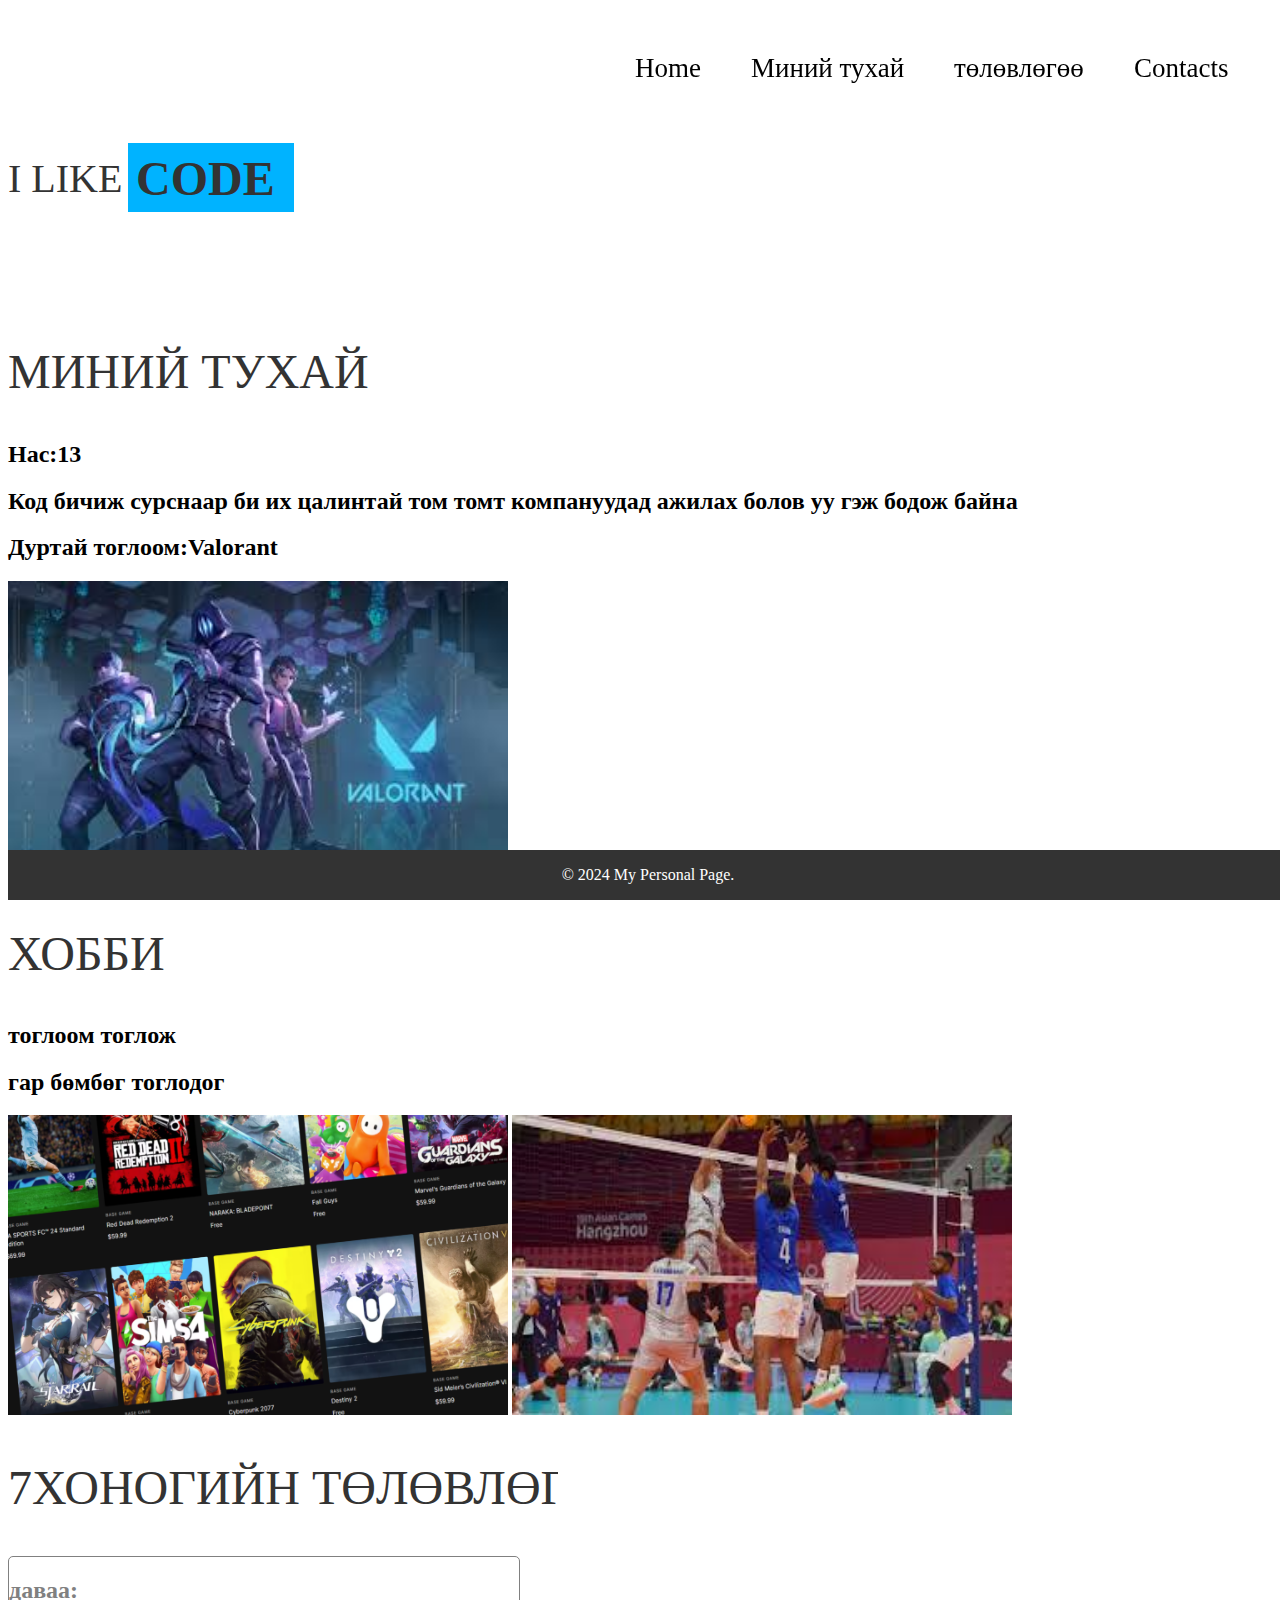
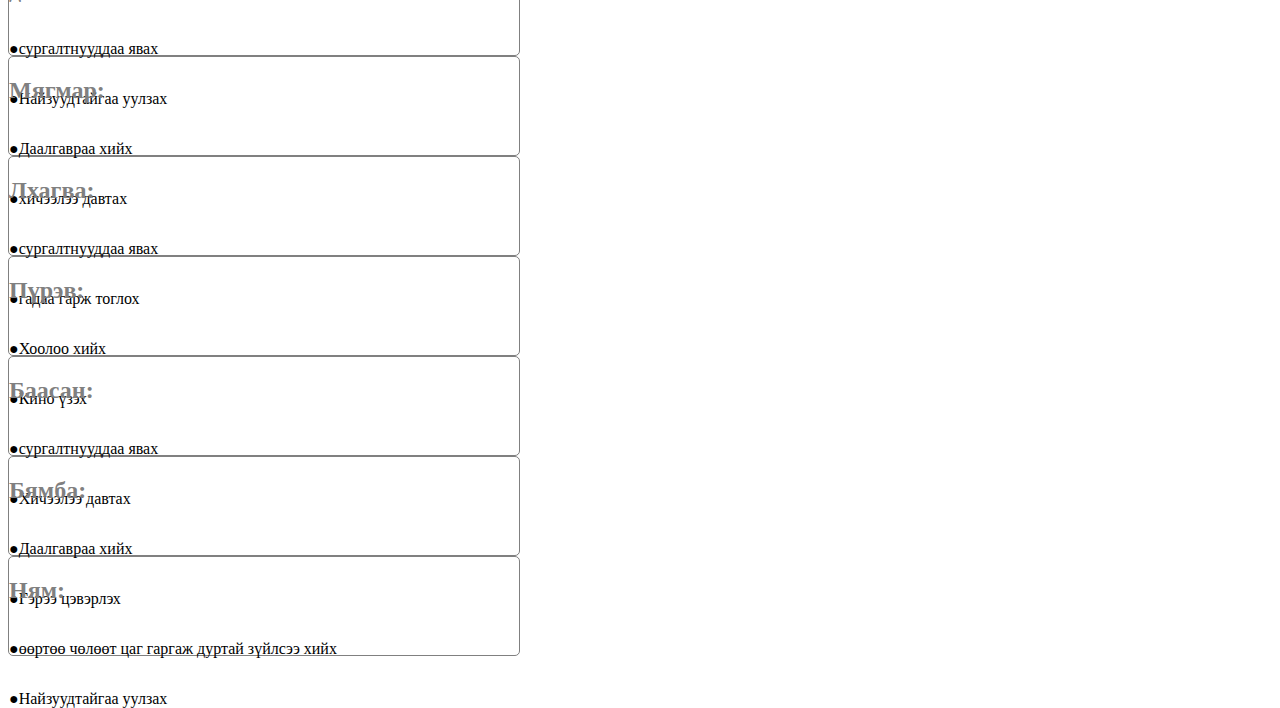
<file: index.html>
<!DOCTYPE html>
<html lang="en">
  <head>
    <meta charset="UTF-8" />
    <meta name="viewport" content="width=device-width, initial-scale=1.0" />
    <link rel="stylesheet" href="style.css" />
    <link rel="stylesheet" href="codely/intro/intro.css" />
    <link rel="stylesheet" href="codely/hover/hover.css" />

    <title>My_Page</title>
  </head>
  <body>
    <header>
      <a href="#home" class="hvr-underline-from-center">Home</a>
      <a href="#about" class="hvr-underline-from-center">Миний тухай</a>
      <a href="#plan" class="hvr-underline-from-center">төлөвлөгөө</a>
      <a href="#contacts" class="hvr-underline-from-center">Contacts</a>
    </header>
    <div class="intro">
      <h1>
        <span>I like</span>
        <div class="message">
          <div class="word">code</div>
          <div class="word">game</div>
          <div class="word">sport</div>
        </div>
      </h1>
    </div>

    <main>

      <h1 id="about">Миний тухай</h1>
      <h2>Нас:13</h2>
      <h2>
        Код бичиж сурснаар би их цалинтай том томт компануудад ажилах болов уу
        гэж бодож байна
      </h2>
      <h2>Дуртай тоглоом:Valorant</h2>
      <img src="Hicell4/download.jpg" alt="Valorant" width=>
      <h1 id="hobby">Хобби</h1>
      <h2>тоглоом тоглож</h2>
      <h2>гар бөмбөг тоглодог</h2>
      <img src="Hicell4/9xBT864XC3j5wcZRPgQapa-1200-80.png" alt="" />
      <img src="Hicell4/images.jpg" alt="" />
      <h1 id="plan">7хоногийн төлөвлөгөө</h1>
      <div class="Monday">
        <h2>даваа:</h2>
        <p>●сургалтнууддаа явах</p>
        <p>●Найзуудтайгаа уулзах</p>
      </div>

      <div class="Monday">
        <h2>Мягмар:</h2>
        <p>●Даалгавраа хийх</p>
        <p>●хичээлээ давтах</p>
      </div>

      <div class="Monday">
        <h2>Лхагва:</h2>
        <p>●сургалтнууддаа явах</p>
        <p>●гадаа гарж тоглох</p>
      </div>

      <div class="Monday">
        <h2>Пүрэв:</h2>
        <p>●Хоолоо хийх</p>
        <p>●Кино үзэх</p>
      </div>

      <div class="Monday">
        <h2>Баасан:</h2>
        <p>●сургалтнууддаа явах</p>
        <p>●Хичээлээ давтах</p>
      </div>

      <div class="Monday">
        <h2>Бямба:</h2>
        <p>●Даалгавраа хийх</p>
        <p>●Гэрээ цэвэрлэх</p>
      </div>
      <div class="Monday">
        <h2>Ням:</h2>
        <p>●өөртөө чөлөөт цаг гаргаж дуртай зүйлсээ хийх</p>
        <p>●Найзуудтайгаа уулзах</p>
      </div>
    </main>

    <footer>
      <p>&copy; 2024 My Personal Page.</p>
    </footer>
  </body>
</html>
</file>
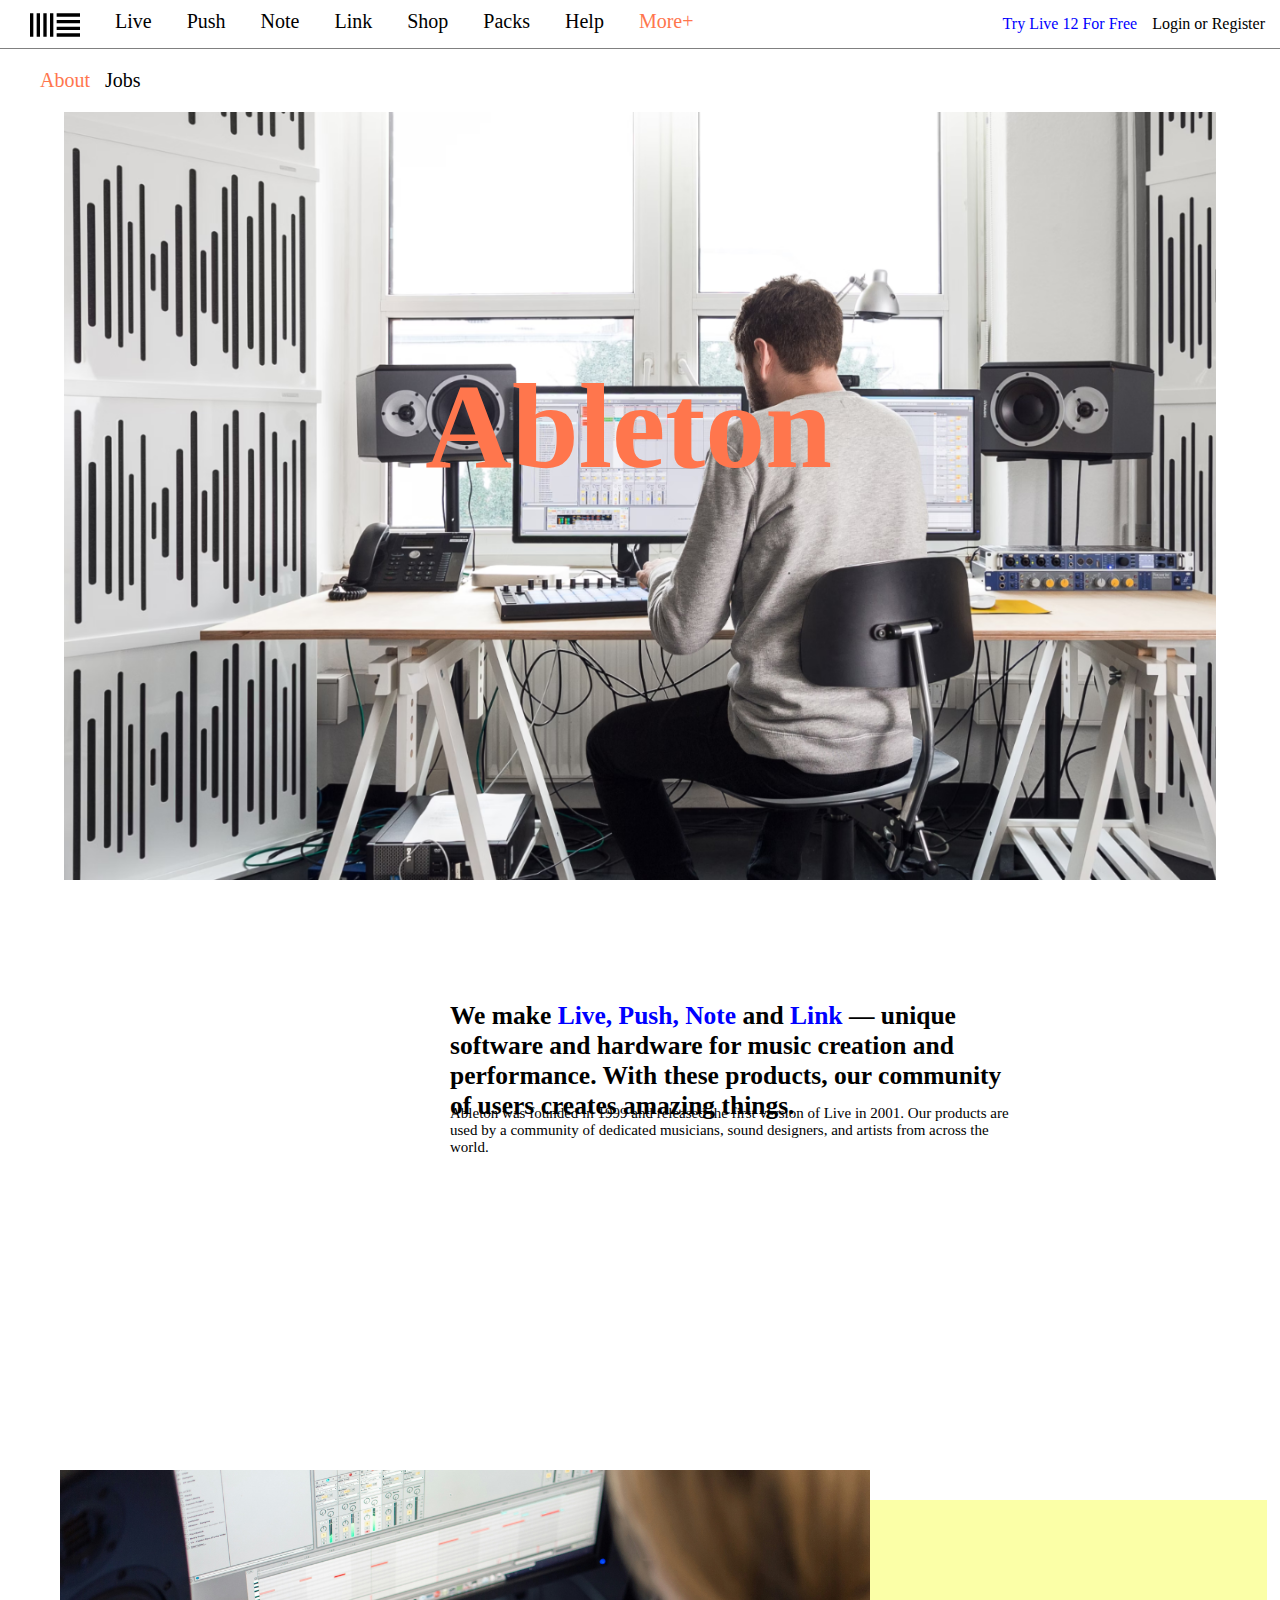
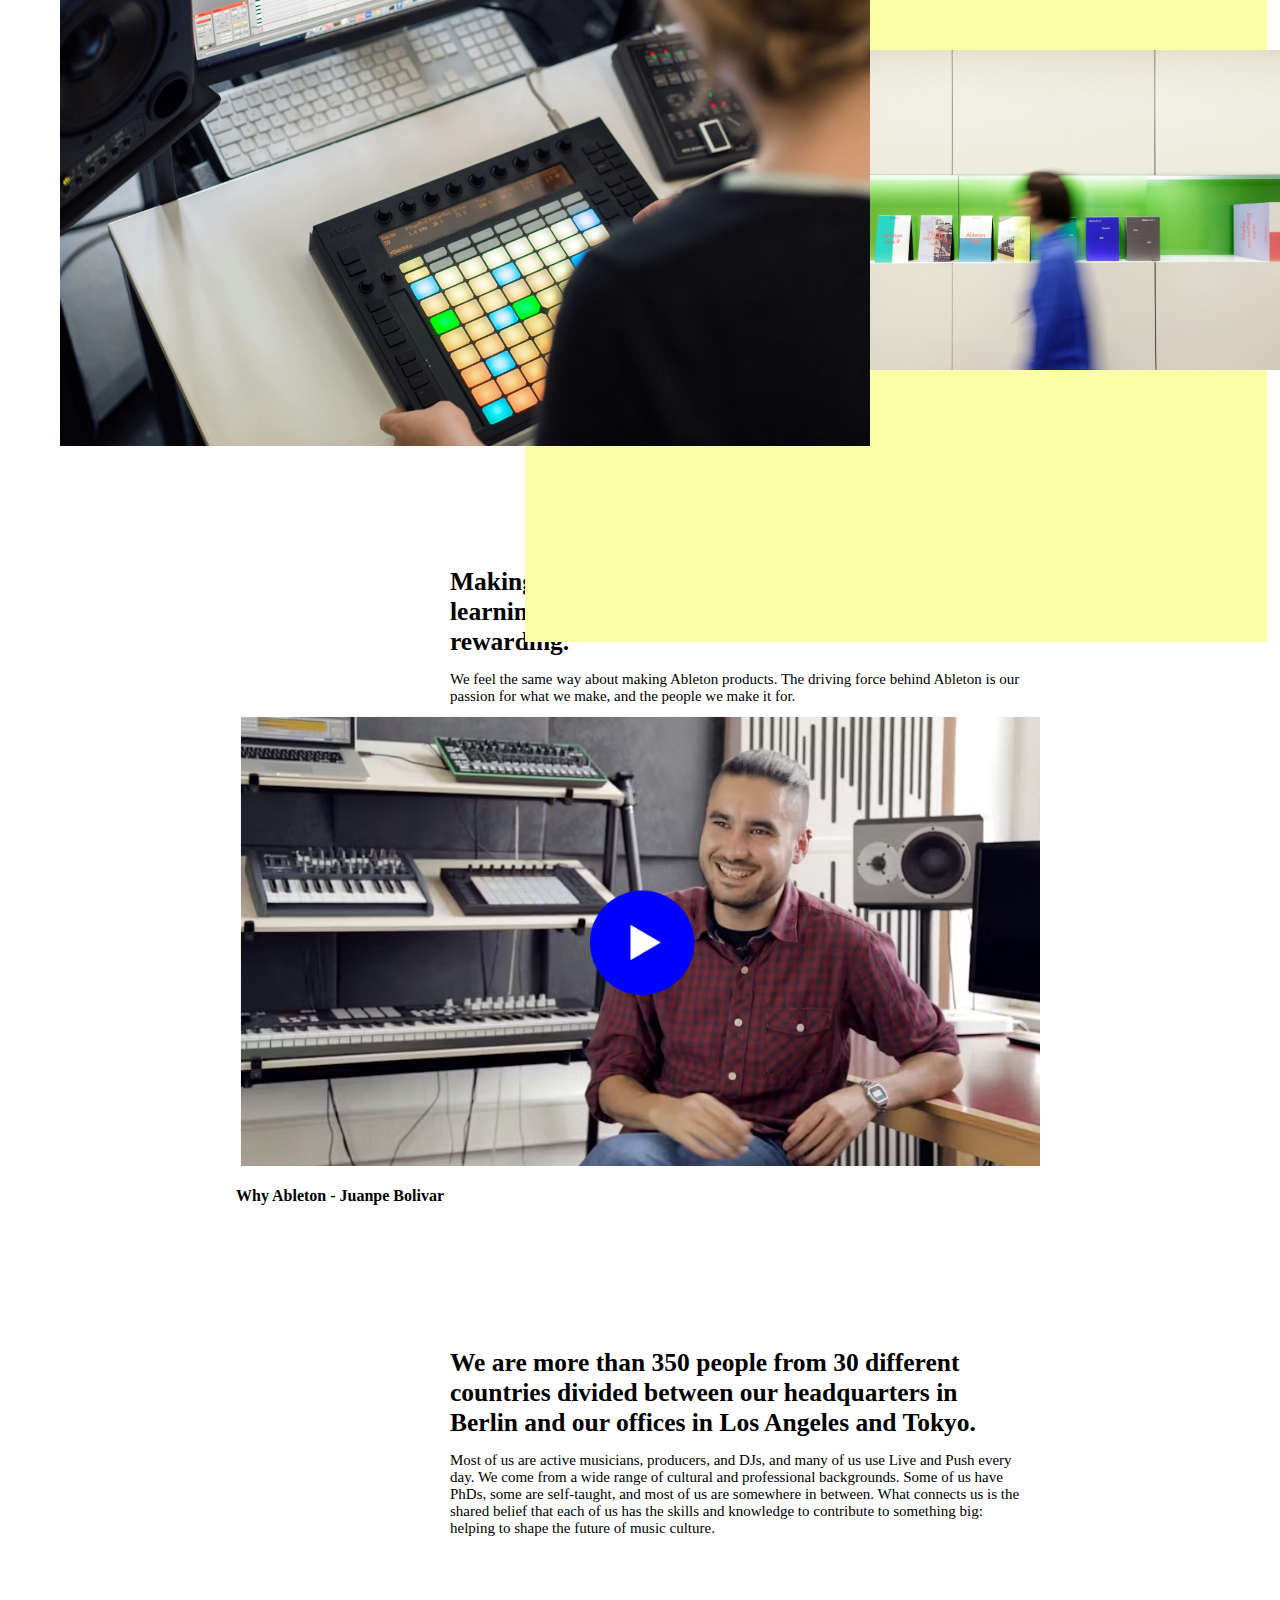
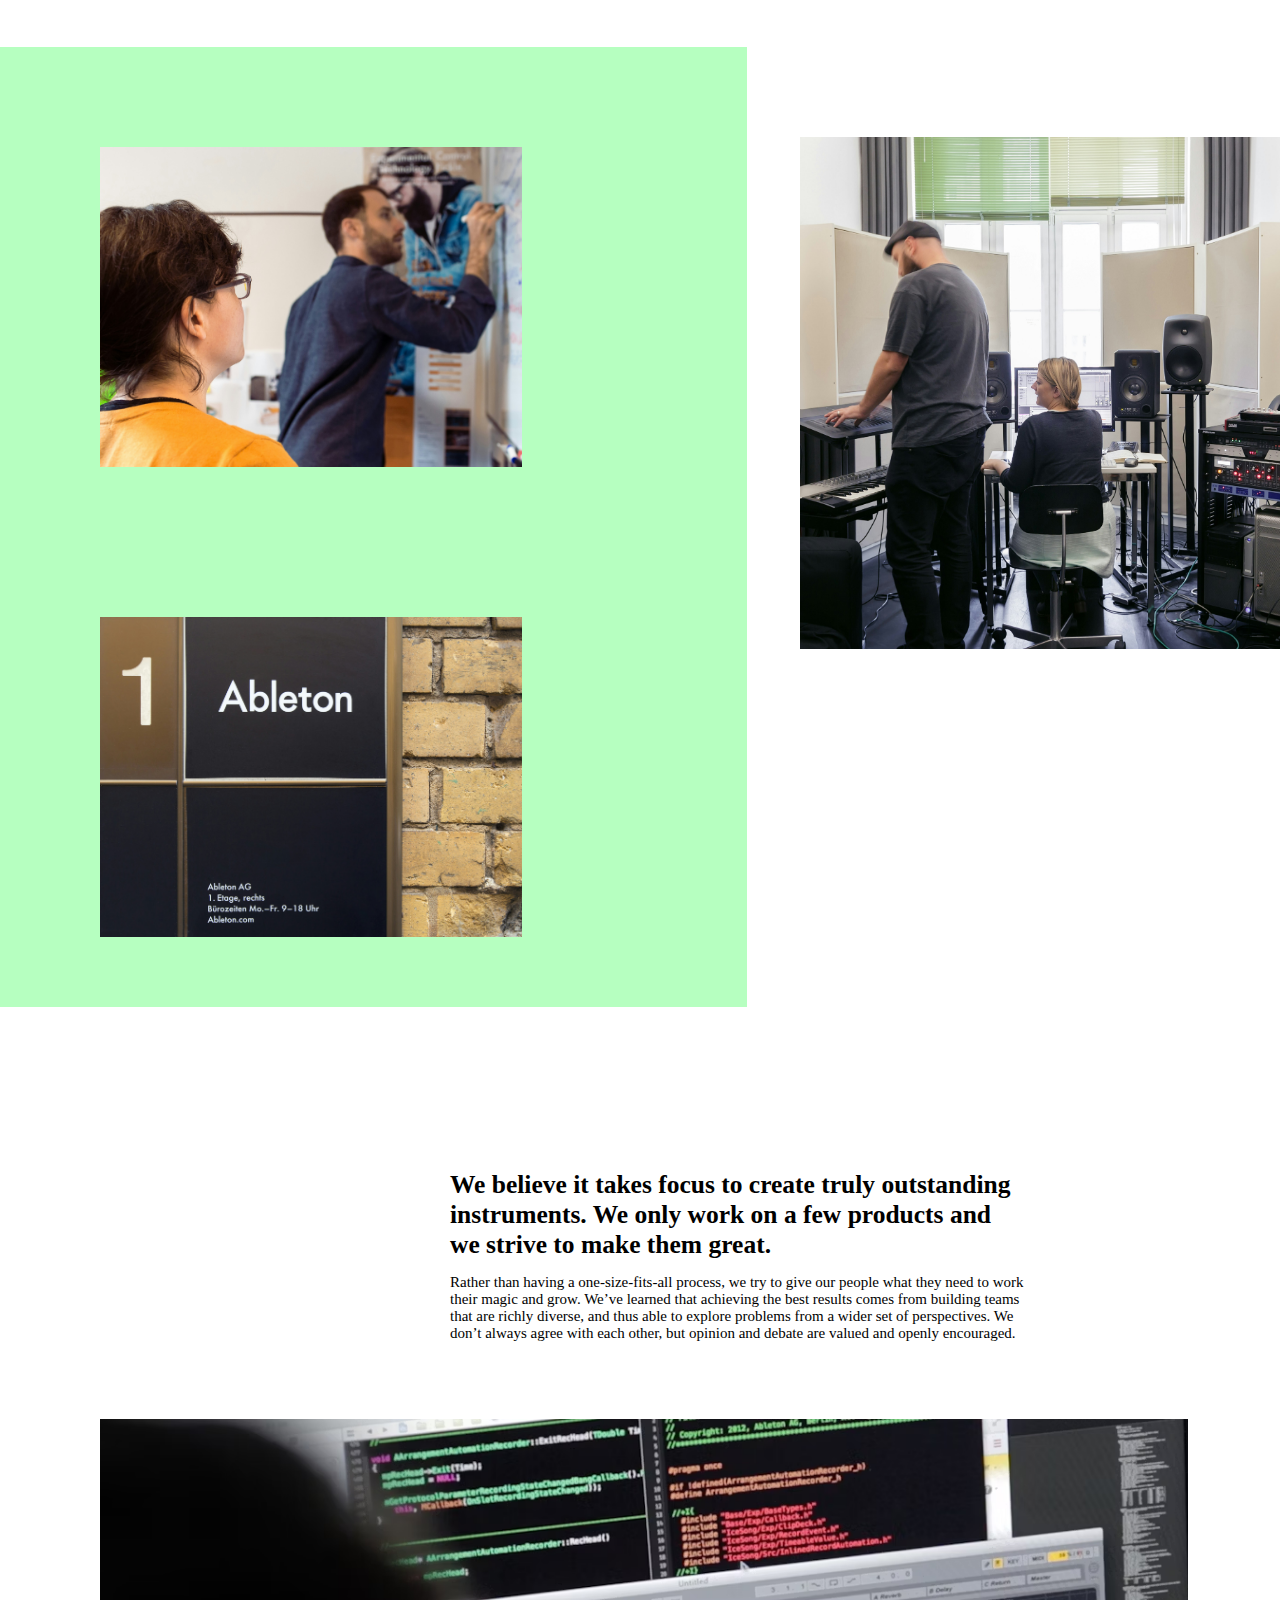
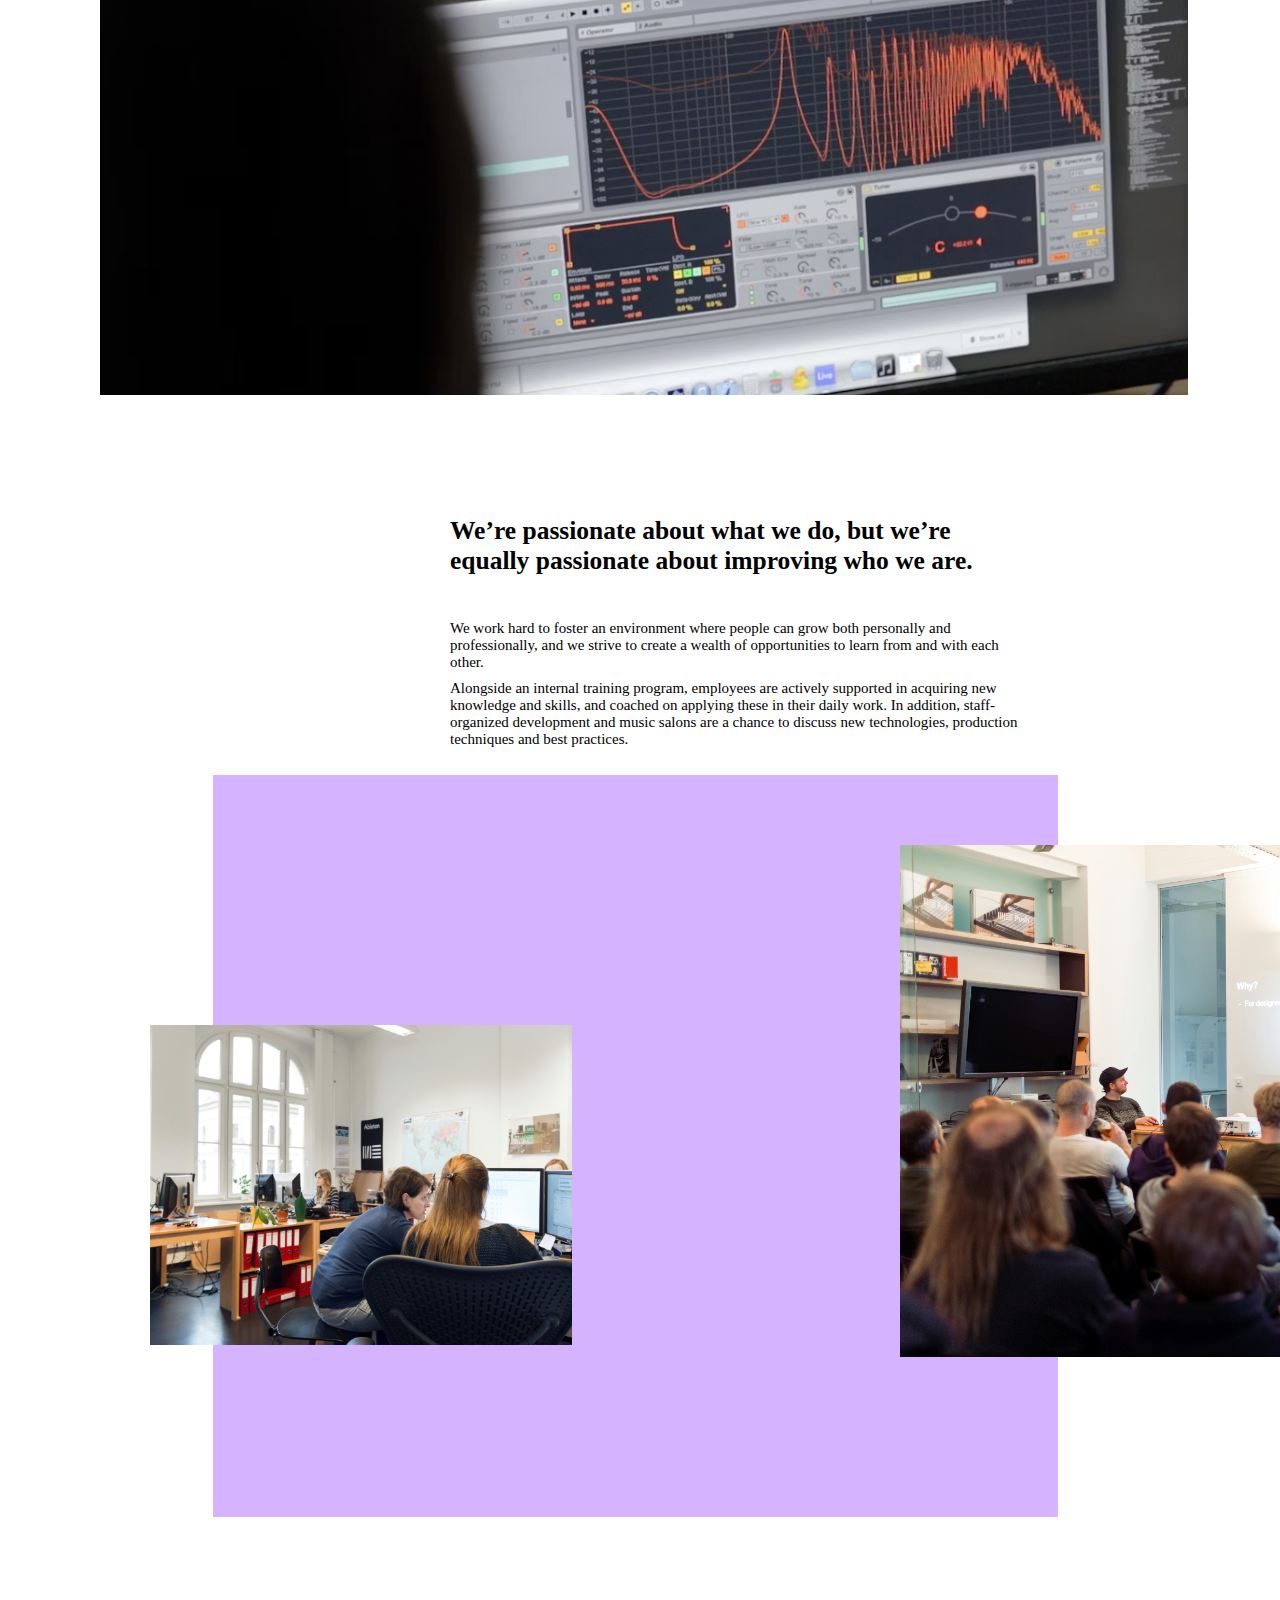
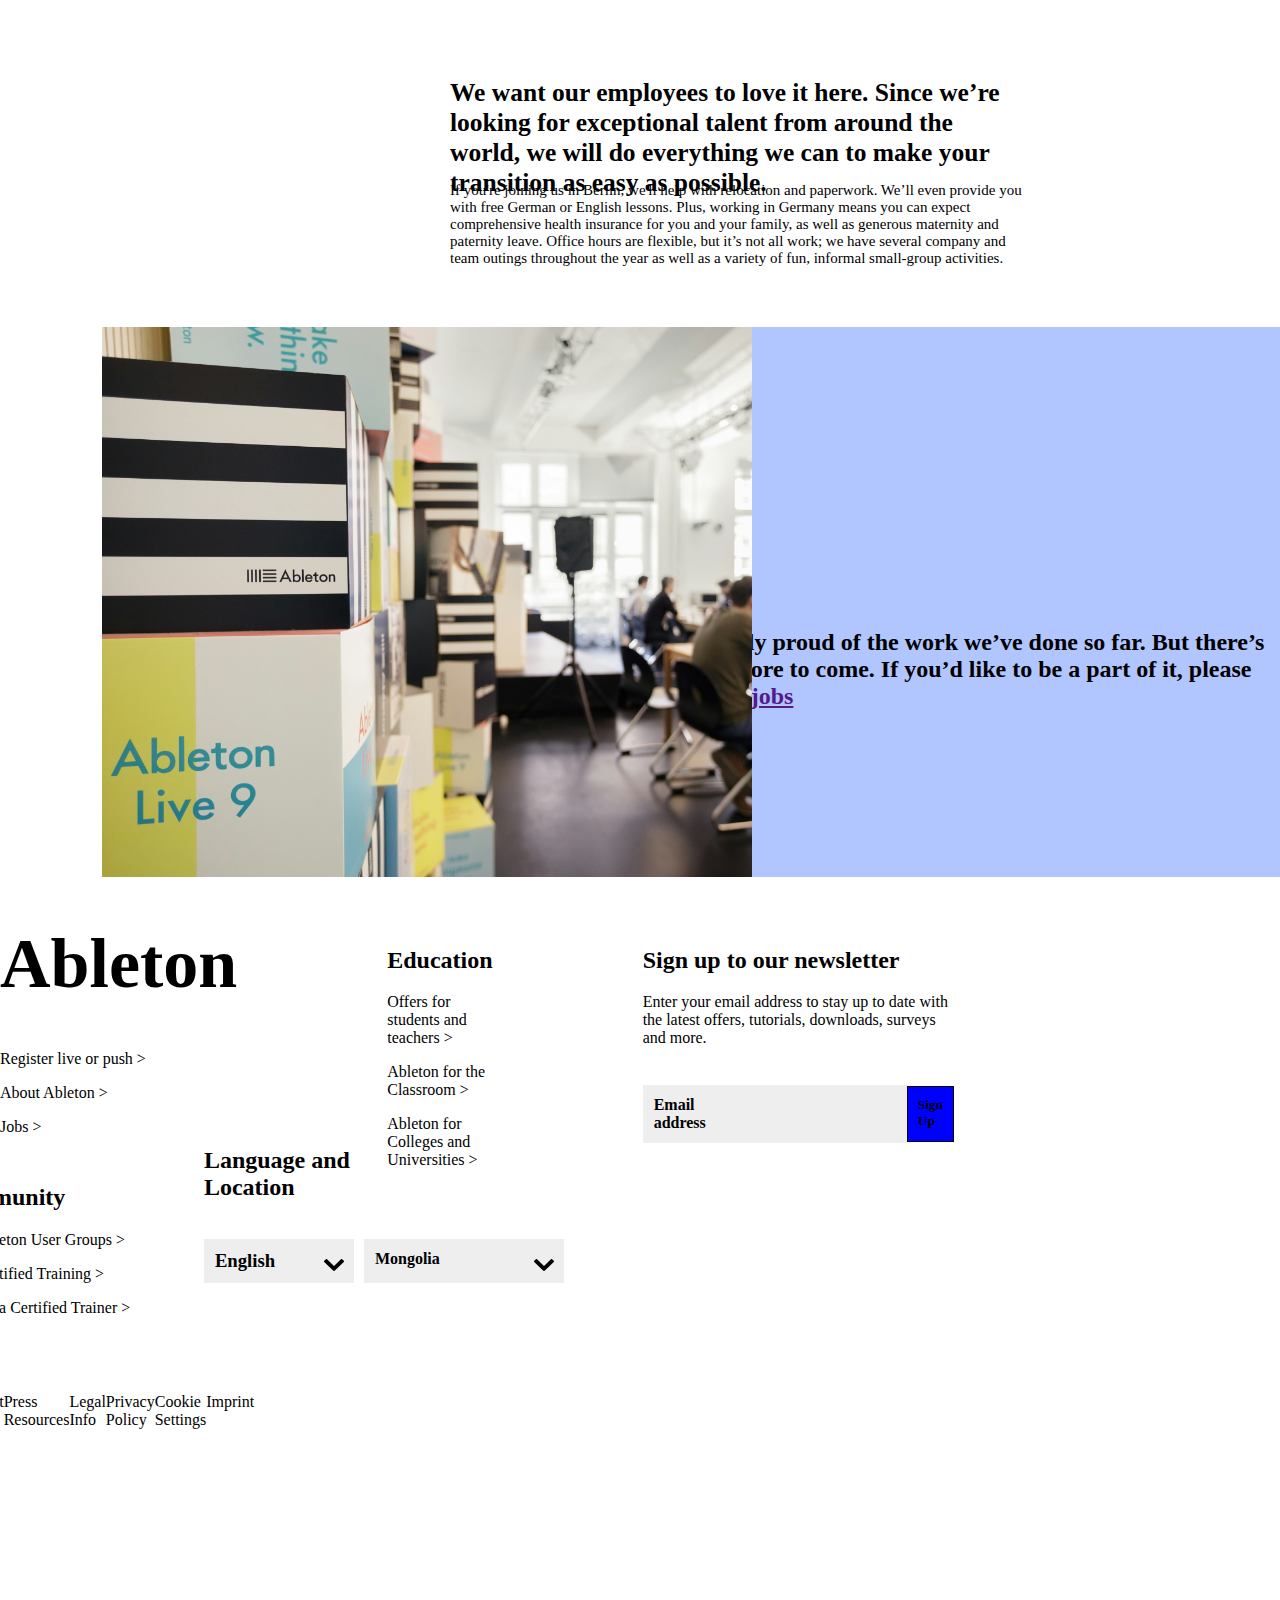
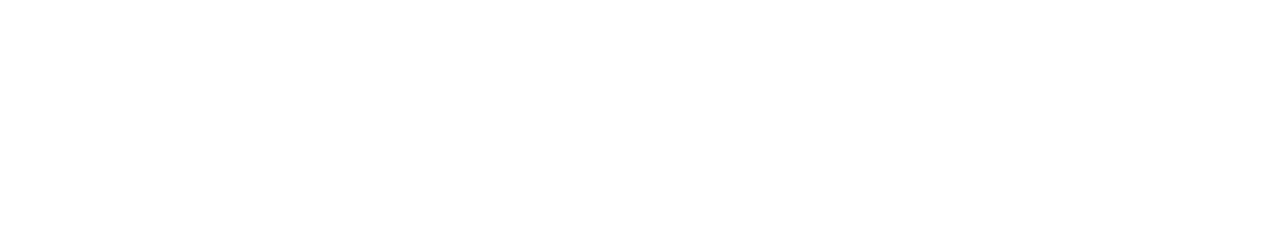
<file: hiceel 17/index.html>
<!DOCTYPE html>
<html lang="en">
  <head>
    <meta charset="UTF-8" />
    <meta name="viewport" content="width=device-width, initial-scale=1.0" />
    <title>Hiceel17</title>
    <link rel="stylesheet" href="style.css" />
    <link rel="preconnect" href="https://fonts.googleapis.com" />
    <link rel="preconnect" href="https://fonts.gstatic.com" crossorigin />
    <link
      href="https://fonts.googleapis.com/css2?family=Roboto:ital,wght@0,100;0,300;0,400;0,500;0,700;0,900;1,100;1,300;1,400;1,500;1,700;1,900&display=swap"
      rel="stylesheet"
    />
  </head>
  <body>
    <header>
      <div class="nav">
        <svg
          role="img"
          aria-label="Logo Ableton"
          class="logo"
          fill="currentColor"
          xmlns="http://www.w3.org/2000/svg"
          width="45"
          height="21"
          viewBox="0 0 45 21"
        >
          <path
            d="M0 0h3v21H0zM6 0h3v21H6zM12 0h3v21h-3zM18 0h3v21h-3zM24 18h21v3H24zM24 12h21v3H24zM24 6h21v3H24zM24 0h21v3H24z"
          ></path>
        </svg>
        <a href="">Live</a>
        <a href="">Push</a>
        <a href="">Note</a>
        <a href="">Link</a>
        <a href="">Shop</a>
        <a href="">Packs</a>
        <a href="">Help</a>
        <a href=""><p>More+</p></a>
      </div>
      <div class="nav1">
        <a href=""><p>Try Live 12 For Free</p></a>
        <a href="">Login or Register</a>
      </div>
    </header>
    <div class="ms">
      <ul>
        About
      </ul>
      <p>Jobs</p>
    </div>
    <main>
      <div class="mn">
        <!-- <img src="header.png" alt="" /> -->
        <h2>Ableton</h2>
      </div>
      <div class="texts">
        <h2>
          We make <a href="">Live,</a> <a href="">Push,</a>
          <a href="">Note</a> and <a href="">Link</a> — unique software and
          hardware for music creation and performance. With these products, our
          community of users creates amazing things.
        </h2>
      </div>
      <div class="texts1">
        <p>
          Ableton was founded in 1999 and released the first version of Live in
          2001. Our products are used by a community of dedicated musicians,
          sound designers, and artists from across the world.
        </p>
      </div>
      <div class="lemonade"></div>
      <div class="lemonade_img"></div>
      <div class="lemonade_img1"></div>
      <div class="texts">
        <h2>
          Making music isn’t easy. It takes time, effort, and learning. But when
          you’re in the flow, it’s incredibly rewarding.
        </h2>
      </div>
      <div class="texts1">
        <p>
          We feel the same way about making Ableton products. The driving force
          behind Ableton is our passion for what we make, and the people we make
          it for.
        </p>
      </div>
      <div class="img1"><img src="image.png" alt="" width="800px" /></div>
      <div class="img1_text"><h4>Why Ableton - Juanpe Bolivar</h4></div>
      <div class="texts">
        <h2>
          We are more than 350 people from 30 different countries divided
          between our headquarters in Berlin and our offices in Los Angeles and
          Tokyo.
        </h2>
      </div>
      <div class="texts1">
        <p>
          Most of us are active musicians, producers, and DJs, and many of us
          use Live and Push every day. We come from a wide range of cultural and
          professional backgrounds. Some of us have PhDs, some are self-taught,
          and most of us are somewhere in between. What connects us is the
          shared belief that each of us has the skills and knowledge to
          contribute to something big: helping to shape the future of music
          culture.
        </p>
      </div>
      <div class="lime"></div>
      <div class="lime_img"></div>
      <div class="lime_img1"></div>
      <div class="big_img"></div>
      <div class="texts">
        <h2>
          We believe it takes focus to create truly outstanding instruments. We
          only work on a few products and we strive to make them great.
        </h2>
      </div>
      <div class="texts1">
        <p>
          Rather than having a one-size-fits-all process, we try to give our
          people what they need to work their magic and grow. We’ve learned that
          achieving the best results comes from building teams that are richly
          diverse, and thus able to explore problems from a wider set of
          perspectives. We don’t always agree with each other, but opinion and
          debate are valued and openly encouraged.
        </p>
      </div>
      <div class="big_img1"></div>
      <div class="texts">
        <h2>
          We’re passionate about what we do, but we’re equally passionate about
          improving who we are.
        </h2>
      </div>
      <div class="texts1">
        <p>
          We work hard to foster an environment where people can grow both
          personally and professionally, and we strive to create a wealth of
          opportunities to learn from and with each other.
        </p>
      </div>
      <div class="texts2">
        <p>
          Alongside an internal training program, employees are actively
          supported in acquiring new knowledge and skills, and coached on
          applying these in their daily work. In addition, staff-organized
          development and music salons are a chance to discuss new technologies,
          production techniques and best practices.
        </p>
      </div>
      <div class="purple"></div>
      <div class="purple_img"></div>
      <div class="purple_big_img"></div>
      <div class="texts">
        <h2>
          We want our employees to love it here. Since we’re looking for
          exceptional talent from around the world, we will do everything we can
          to make your transition as easy as possible.
        </h2>
      </div>
      <div class="texts1">
        <p>
          If you're joining us in Berlin, we'll help with relocation and
          paperwork. We’ll even provide you with free German or English lessons.
          Plus, working in Germany means you can expect comprehensive health
          insurance for you and your family, as well as generous maternity and
          paternity leave. Office hours are flexible, but it’s not all work; we
          have several company and team outings throughout the year as well as a
          variety of fun, informal small-group activities.
        </p>
      </div>
      <div class="aqua">
        <h2>
          We’re really proud of the work we’ve done so far. But there’s so much
          more to come. If you’d like to be a part of it, please join us.
        </h2>
        <h2><a href="">See lastest jobs</a></h2>
      </div>
      <div class="aqua_img"></div>
    </main>
    <footer>
      <div class="ab">
        <h1>Ableton</h1>
        <p><a href="">Register live or push ></a></p>
        <p><a href="">About Ableton ></a></p>
        <p><a href="">Jobs ></a></p>
      </div>
      <div class="ab1">
        <h2>Education</h2>
        <p><a href="">Offers for students and teachers ></a></p>
        <p><a href="">Ableton for the Classroom ></a></p>
        <p><a href=""> Ableton for Colleges and Universities ></a></p>
      </div>
      <div class="ab2">
        <h2>Sign up to our newsletter</h2>
        <p>
          Enter your email address to stay up to date with the latest offers,
          tutorials, downloads, surveys and more.
        </p>
        <div class="sign">
          <h4>Email address</h4>
          <h5>Sign Up</h5>
        </div>
        <div class="ab3">
          <h2>Community</h2>
          <p><a href="">Find Ableton User Groups ></a></p>
          <p><a href="">Find Certified Training ></a></p>
          <p><a href="">Become a Certified Trainer ></a></p>
        </div>
      </div>
      <div class="ab4">
        <h2>Language and Location</h2>
        <div class="loc">
          <h3>English</h3>
          <h4>Mongolia</h4>
          <div class="arrow"></div>
          <div class="arrow1"></div>
        </div>
      </div>
      <div class="end">
        <p><a href="">Contact Us</a></p>
        <p><a href="">Press Resources</a></p>
        <p><a href="">Legal Info</a></p>
        <p><a href="">Privacy Policy</a></p>
        <p><a href="">Cookie Settings</a></p>
        <p><a href="">Imprint</a></p>
      </div>
      <div class="end1">
        <h5>Made in Berlin</h5>
        <svg
          role="img"
          aria-label="Logo Ableton"
          class="main-nav__logo__image"
          fill="currentColor"
          xmlns="http://www.w3.org/2000/svg"
          width="45"
          height="21"
          viewBox="0 0 45 21"
        >
          <path
            d="M0 0h3v21H0zM6 0h3v21H6zM12 0h3v21h-3zM18 0h3v21h-3zM24 18h21v3H24zM24 12h21v3H24zM24 6h21v3H24zM24 0h21v3H24z"
          ></path>
        </svg>
      </div>
    </footer>
  </body>
</html>
</file>
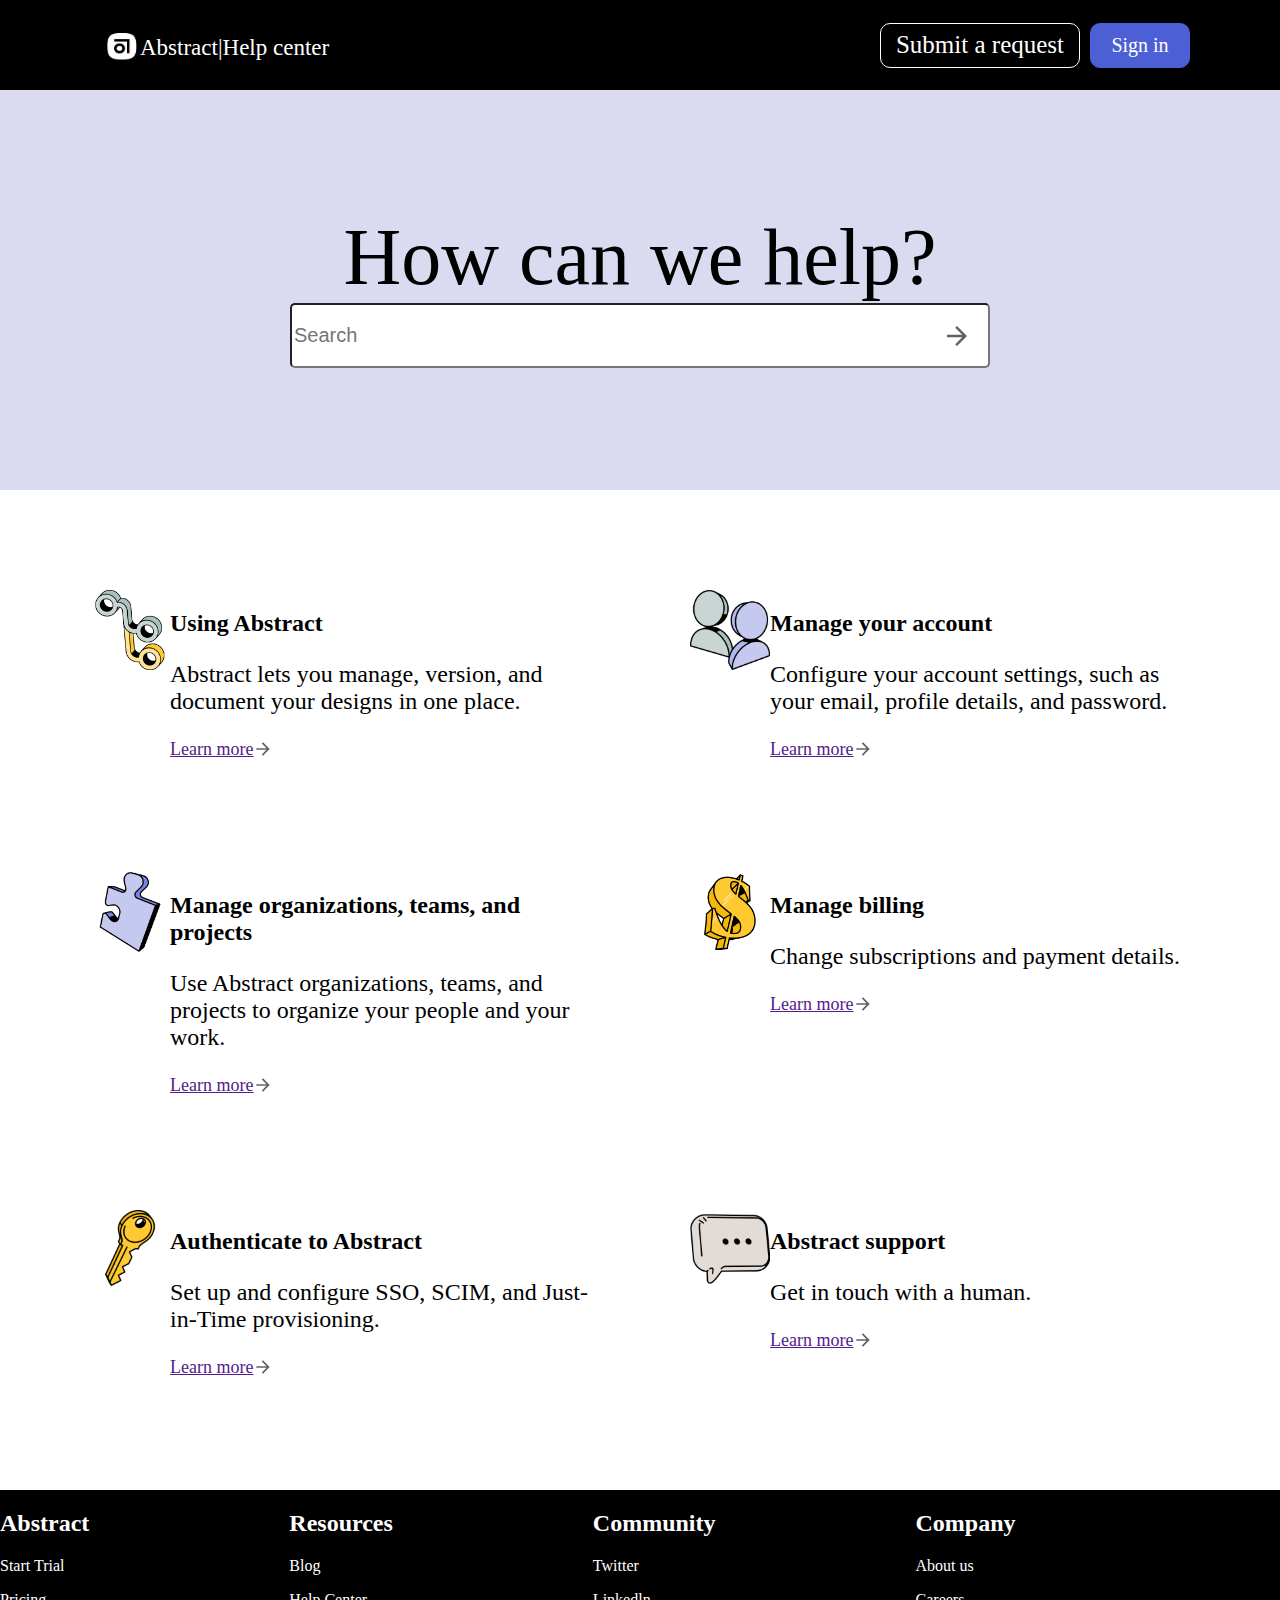
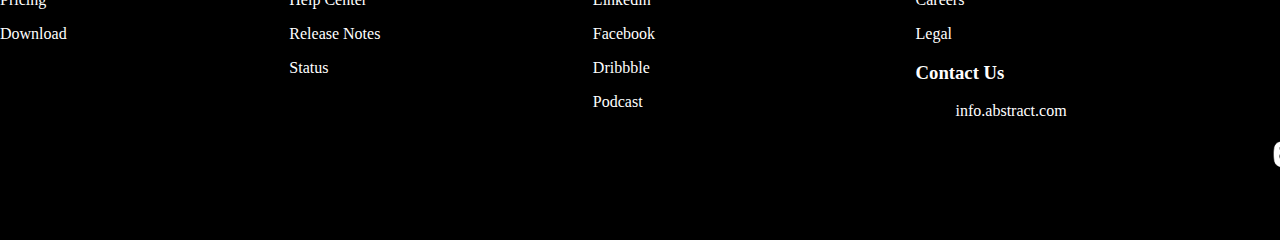
<file: hiceel15/index.html>
<!DOCTYPE html>
<html lang="en">
  <head>
    <meta charset="UTF-8" />
    <meta name="viewport" content="width=device-width, initial-scale=1.0" />
    <link rel="stylesheet" href="style.css" />
    <title>Hiceel15</title>
    <style>
      a.ex5:visited,
      a.ex5:link {
        text-decoration: none;
      }
      a.ex5:hover,
      a.ex5:active {
        text-decoration: underline;
      }
    </style>
  </head>
  <body>
    <header>
      <div class="nav">
        <div class="logo">
          <img src="logo.png" alt="" />
          <p>Abstract</p>
        </div>
        <p>|</p>
        <p><a class="ex5" href="default.asp">Help center</a></p>
      </div>
      <div class="nav2">
        <ul>
          Submit a request
        </ul>
        <p class="callbtn" href="tel:+441225xxxxxx">Sign in</p>
        <img src="search.svg" alt="" width="35px" />
        <img src="menu.svg" alt="" width="35px" />
      </div>
    </header>
    <main>
      <div class="mid">
        <p>How can we help?</p>
        <div class="search">
          <input type="text" placeholder="Search" />
        </div>
      </div>
      <div class="bottom">
        <div class="help">
          <img src="icon-versions.png" alt="" width="80px" height="80px" />
          <div class="texts1">
            <h2>Using Abstract</h2>
            <p>
              Abstract lets you manage, version, and document your designs in
              one place.
            </p>
            <a href=""
              ><ul>
                Learn more
                <img src="arrowforward.svg" alt="" width="20px" /></ul
            ></a>
          </div>
        </div>

        <div class="help">
          <img src="icon-account.png" alt="" width="80px" height="80px" />
          <div class="texts1">
            <h2>Manage your account</h2>
            <p>
              Configure your account settings, such as your email, profile
              details, and password.
            </p>
            <a href=""
              ><ul>
                Learn more
                <img src="arrowforward.svg" alt="" width="20px" /></ul
            ></a>
          </div>
        </div>

        <div class="help">
          <img src="icon-organizations.png" alt="" width="80px" height="80px" />
          <div class="texts1">
            <h2>Manage organizations, teams, and projects</h2>
            <p>
              Use Abstract organizations, teams, and projects to organize your
              people and your work.
            </p>
            <a href=""
              ><ul>
                Learn more
                <img src="arrowforward.svg" alt="" width="20px" /></ul
            ></a>
          </div>
        </div>

        <div class="help">
          <img src="icon-billing.png" alt="" width="80px" height="80px" />
          <div class="texts1">
            <h2>Manage billing</h2>
            <p>Change subscriptions and payment details.</p>
            <a href=""
              ><ul>
                Learn more
                <img src="arrowforward.svg" alt="" width="20px" /></ul
            ></a>
          </div>
        </div>

        <div class="help">
          <img src="icon-authenticate.png" alt="" width="80px" height="80px" />
          <div class="texts1">
            <h2>Authenticate to Abstract</h2>
            <p>
              Set up and configure SSO, SCIM, and Just-in-Time provisioning.
            </p>
            <a href=""
              ><ul>
                Learn more
                <img src="arrowforward.svg" alt="" width="20px" /></ul
            ></a>
          </div>
        </div>

        <div class="help">
          <img src="icon-comment.png" alt="" width="80px" height="80px" />
          <div class="texts1">
            <h2>Abstract support</h2>
            <p>Get in touch with a human.</p>
            <a href=""
              ><ul>
                Learn more
                <img src="arrowforward.svg" alt="" width="20px" /></ul
            ></a>
          </div>
        </div>
      </div>
    </main>
    <footer>
      <div class="abs">
        <h2>Abstract</h2>
        <p>Start Trial</p>
        <p>Pricing</p>
        <p>Download</p>
      </div>
      <div class="abs">
        <h2>Resources</h2>
        <p>Blog</p>
        <p>Help Center</p>
        <p>Release Notes</p>
        <p>Status</p>
      </div>
      <div class="abs2">
        <h2>Community</h2>
        <p>Twitter</p>
        <p>Linkedln</p>
        <p>Facebook</p>
        <p>Dribbble</p>
        <p>Podcast</p>
      </div>
      <div class="abs2">
        <h2>Company</h2>
        <p>About us</p>
        <p>Careers</p>
        <p>Legal</p>
        <h3>Contact Us</h3>
        <ul>
          info.abstract.com
        </ul>
      </div>
      <div class="abs1">
        <img src="logo.png" alt="" width="40px" height="40px" />
        <p>© Copyright 2024 Abstract Studio Design, Inc. All rights reserved</p>
      </div>
    </footer>
  </body>
</html>
</file>
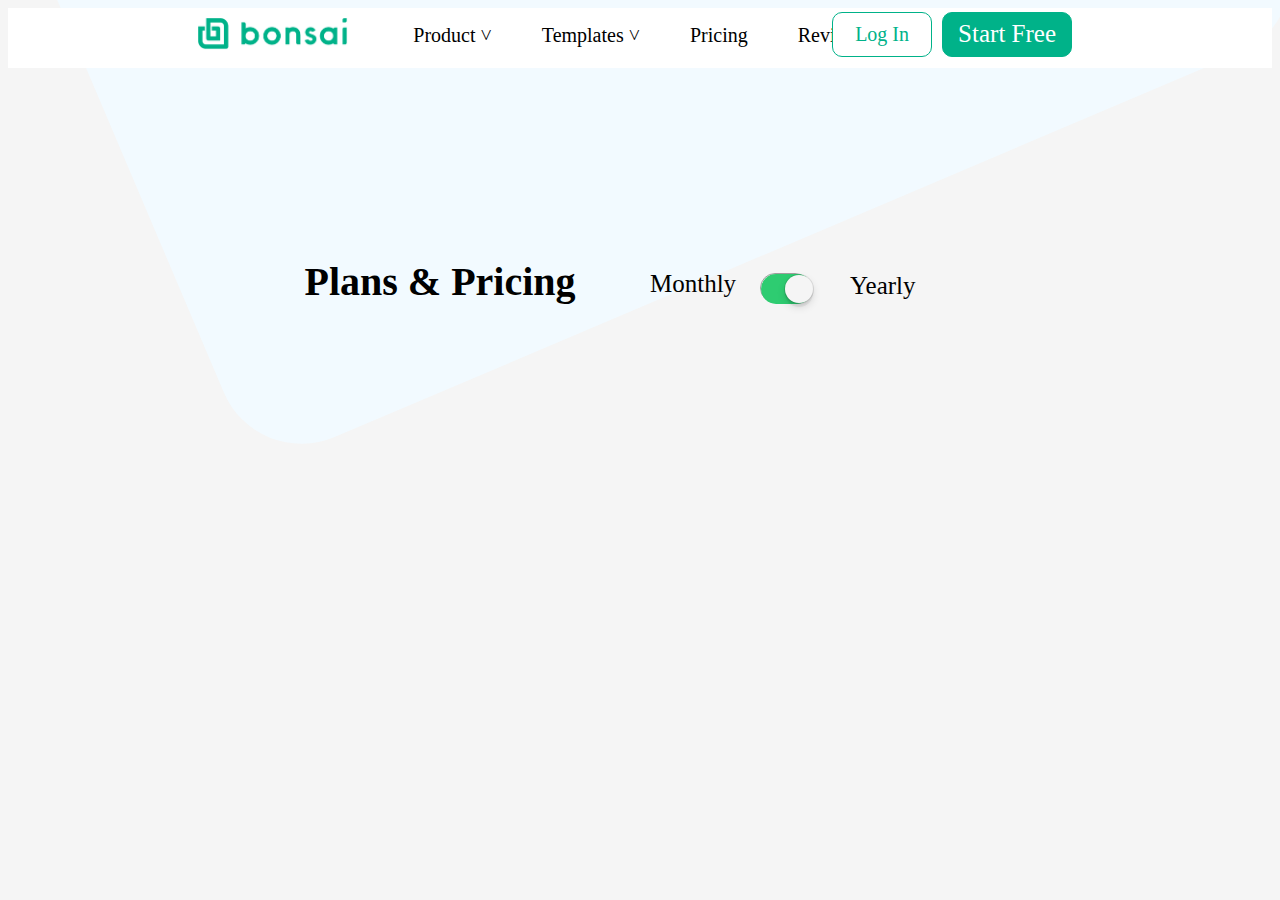
<file: hiceel18/index.html>
<!DOCTYPE html>
<html lang="en">
  <head>
    <meta charset="UTF-8" />
    <meta name="viewport" content="width=device-width, initial-scale=1.0" />
    <title>hiceel18</title>
    <link rel="stylesheet" href="style.css" />
  </head>
  <body>
    <header>
      <div class="nav">
        <img src="loco.png" alt="" width="150px" class="logo" />
        <div class="product">
          <a href=""><p>Product ˅</p></a>
          <a href=""><p>Templates ˅</p></a>
          <a href=""><p>Pricing</p></a>
          <a href=""><p>Reviews</p></a>
        </div>
        <div class="login">
          <p class="callbtn" href="tel:+441225xxxxxx">Log In</p>
          <ul>
            Start Free
          </ul>
        </div>
      </div>
      <div class="blue-shape _12"></div>
    </header>
    <main>
      <div class="mid">
        <h3>Plans & Pricing</h3>
        <div class="toggleWrapper">
          <ul>Monthly</ul>
          <input
            type="checkbox"
            name="toggle1"
            class="mobileToggle"
            id="toggle1"
            checked
          />
          <label for="toggle1"></label>
          <p>Yearly</p>
        </div>
      </div>
    </main>
    <footer></footer>
  </body>
</html>
</file>
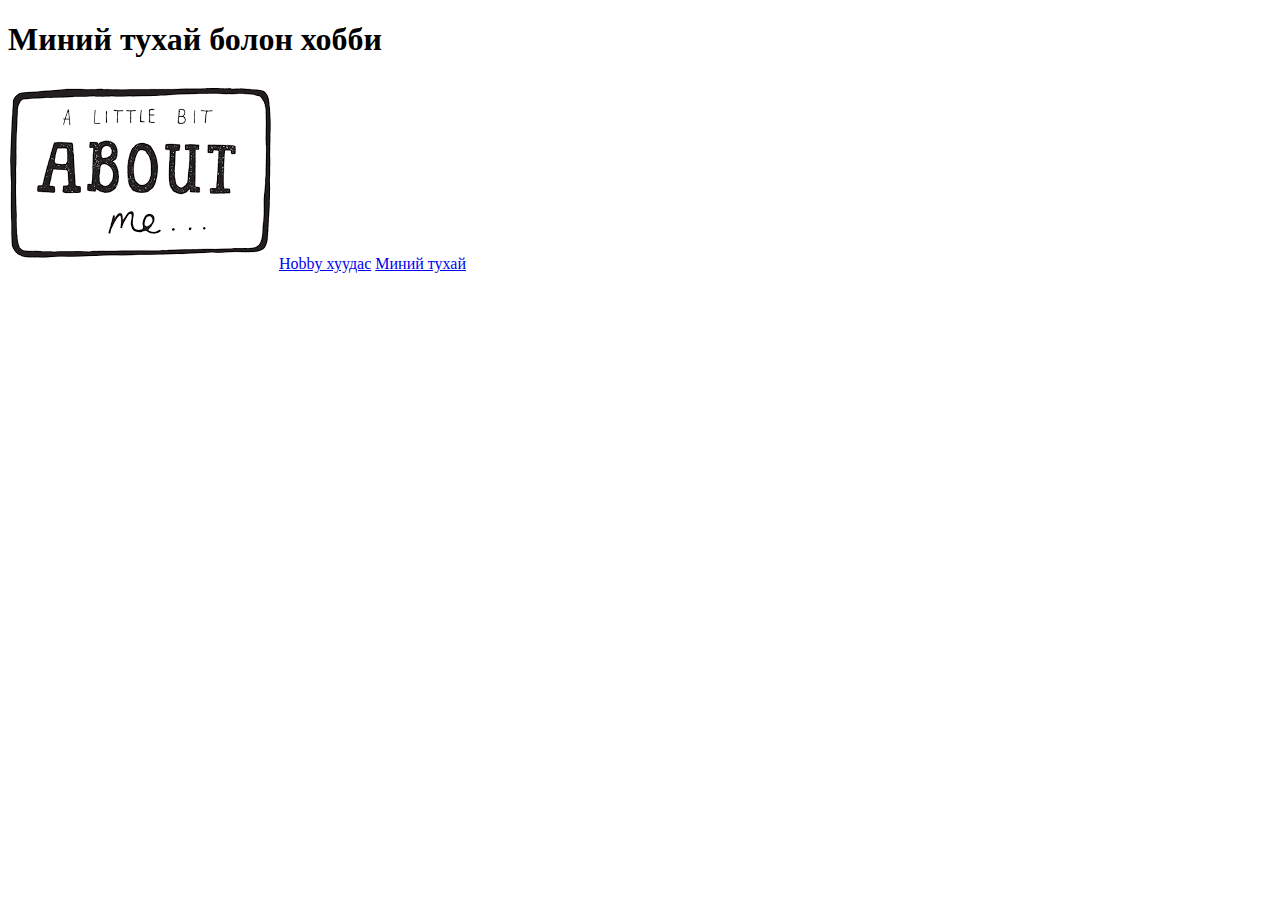
<file: Hiceel2/index.html>
<!DOCTYPE html>
<html lang="en">
<head>
    <meta charset="UTF-8">
    <meta name="viewport" content="width=device-width, initial-scale=1.0">
    <title>Нүүр хуудас</title>
</head>
<body>
    <h1>Миний тухай болон хобби</h1>
    <img src="about me.png" alt="">
    <a href="Hobby.html">Hobby хуудас</a>
    <a href="../Hiceel1/index.html">Миний тухай</a>
</body>
</html>
</file>
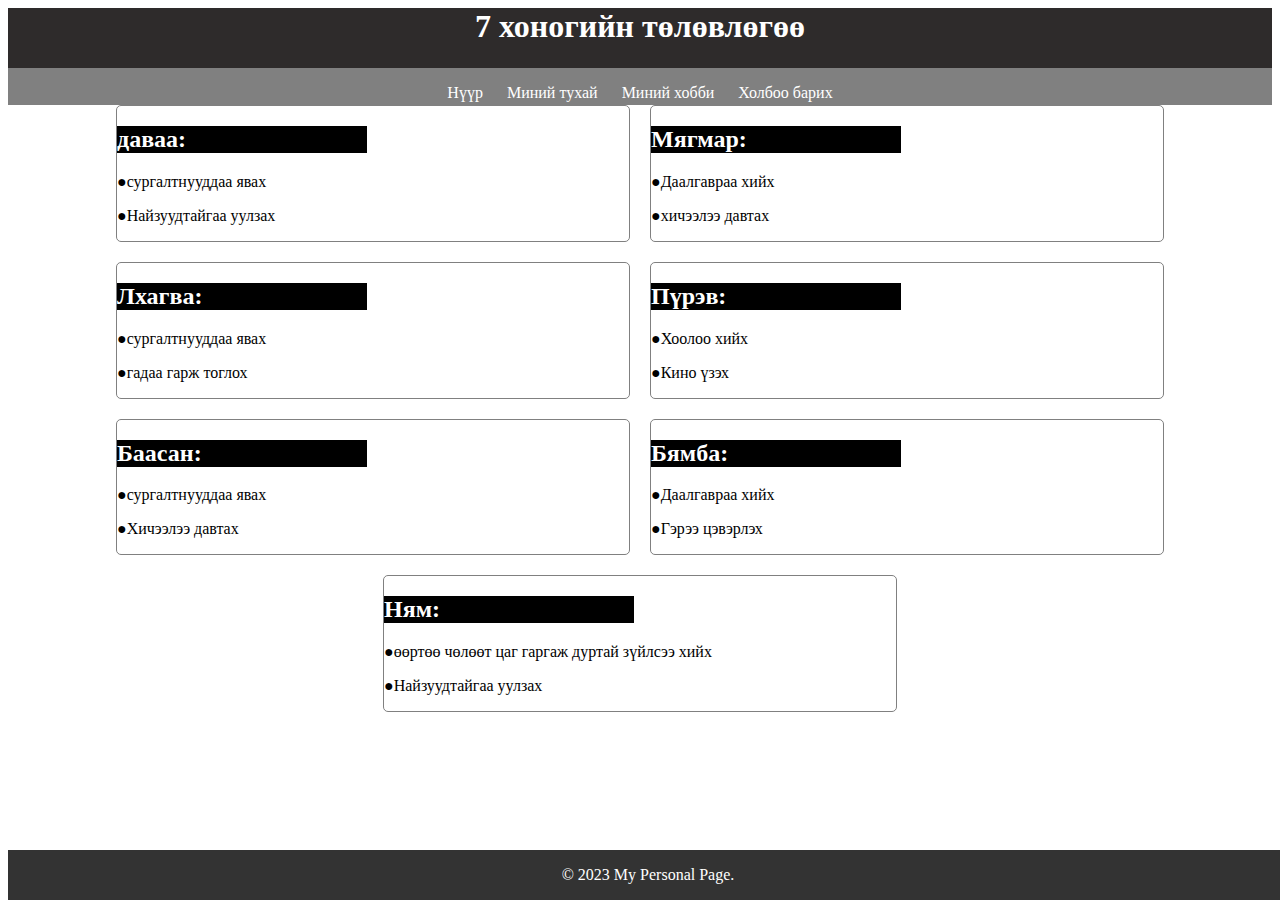
<file: Hiceel5/index.html>
<!DOCTYPE html>
<html lang="en">
<head>
    <meta charset="UTF-8">
    <meta name="viewport" content="width=device-width, initial-scale=1.0">
    <title>7 honogiin tolovlogoo</title>
    <link rel="stylesheet" href="stylle.css">
    <h1>7 хоногийн төлөвлөгөө</h1>
      <nav>
        <a href="../Hicell4/index.html">Нүүр</a>
        <a href="../Hiceel1/about-me.html">Миний тухай</a>
        <a href="../Hiceel2/hobby.html">Миний хобби</a>
        <a href="contact.html">Холбоо барих</a>
      </nav>
</head>
<body>
    <header></header>
    <main>
        <div class="Monday">
            <h2>даваа:</h2>
            <p>●сургалтнууддаа явах</p>
            <p>●Найзуудтайгаа уулзах</p>
        </div>

        <div class="Monday">
            <h2>Мягмар:</h2>
            <p>●Даалгавраа хийх</p>
            <p>●хичээлээ давтах</p>
        </div>

        <div class="Monday">
            <h2>Лхагва:</h2>
            <p>●сургалтнууддаа явах</p>
            <p>●гадаа гарж тоглох</p>
        </div>

        <div class="Monday">
            <h2>Пүрэв:</h2>
            <p>●Хоолоо хийх</p>
            <p>●Кино үзэх</p>
        </div>

        <div class="Monday">
            <h2>Баасан:</h2>
            <p>●сургалтнууддаа явах</p>
            <p>●Хичээлээ давтах</p>
        </div>

        <div class="Monday">
            <h2>Бямба:</h2>
            <p>●Даалгавраа хийх</p>
            <p>●Гэрээ цэвэрлэх</p>
        </div>
        <div class="Monday">
            <h2>Ням:</h2>
            <p>●өөртөө чөлөөт цаг гаргаж дуртай зүйлсээ хийх</p>
            <p>●Найзуудтайгаа уулзах</p>
        </div>
    </main>
    <footer>
        <p>&copy; 2023 My Personal Page.</p>
    </footer>
</body>
</html>
</file>
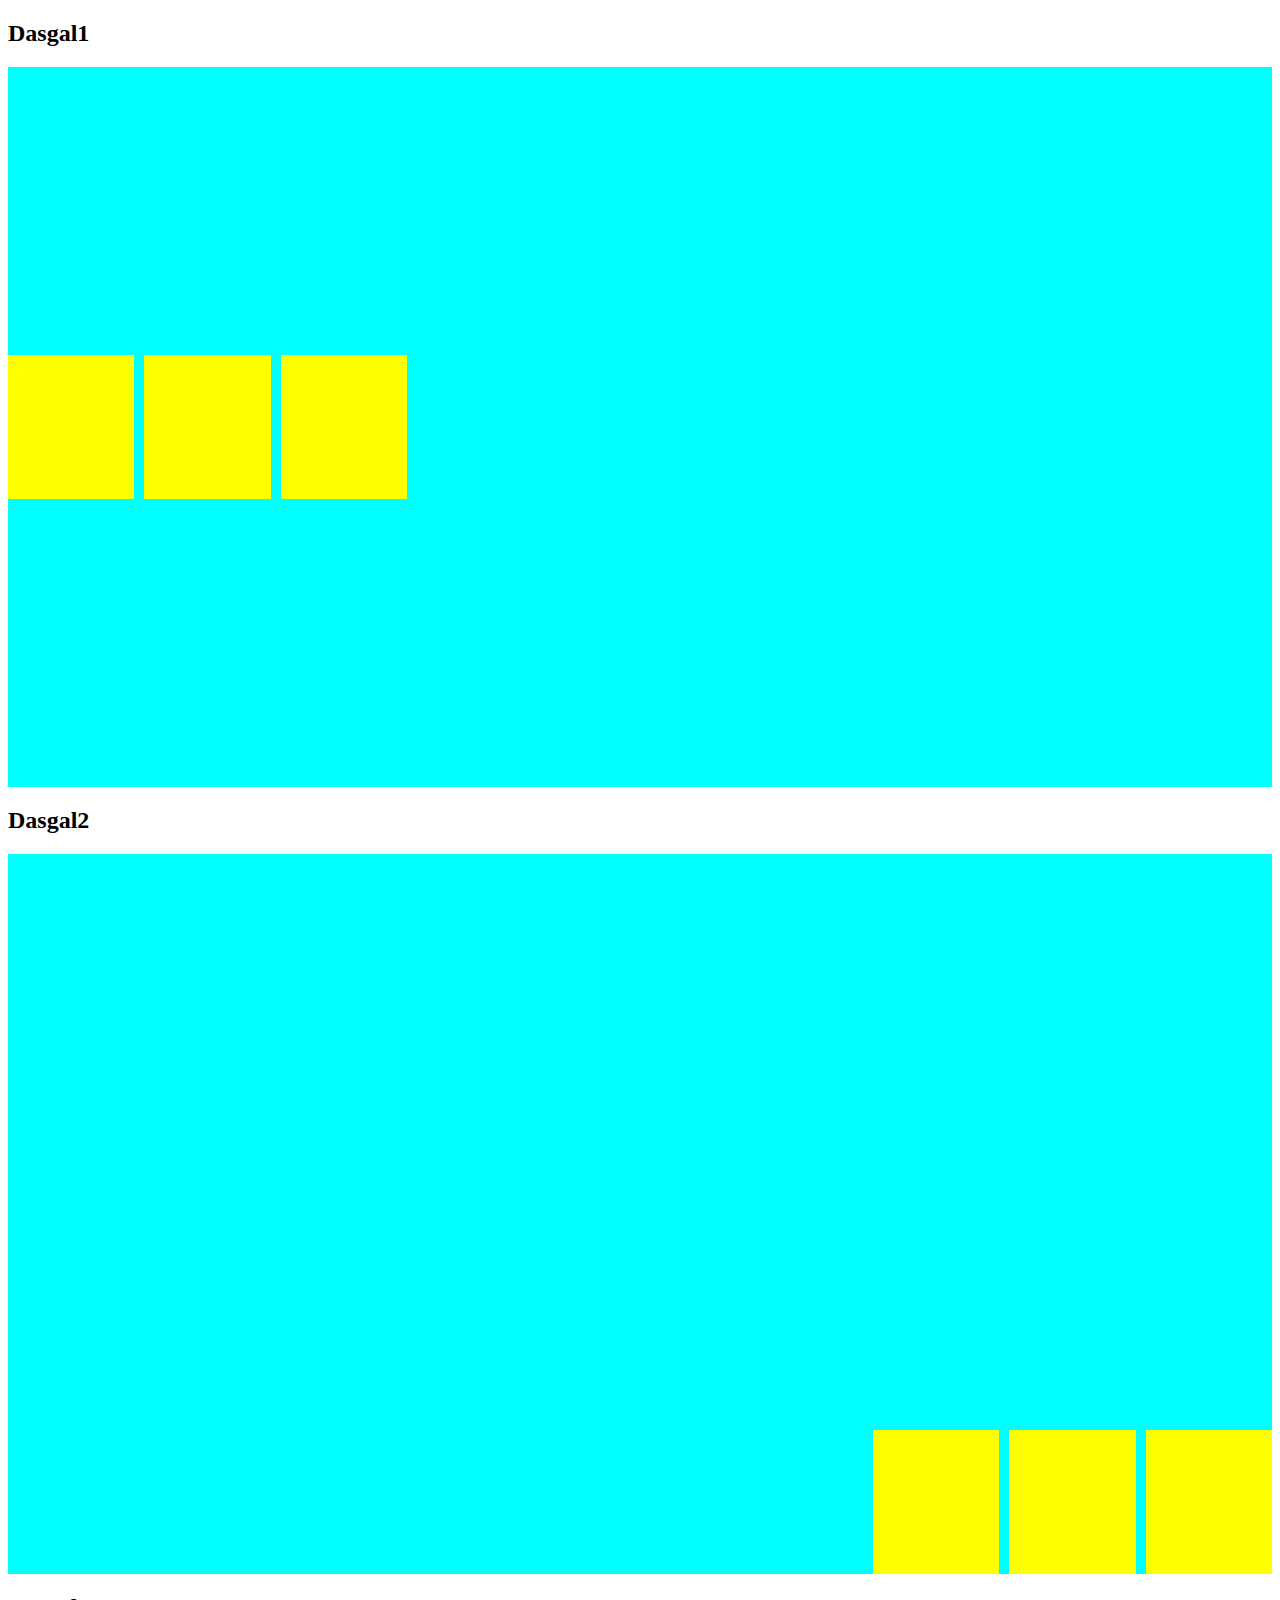
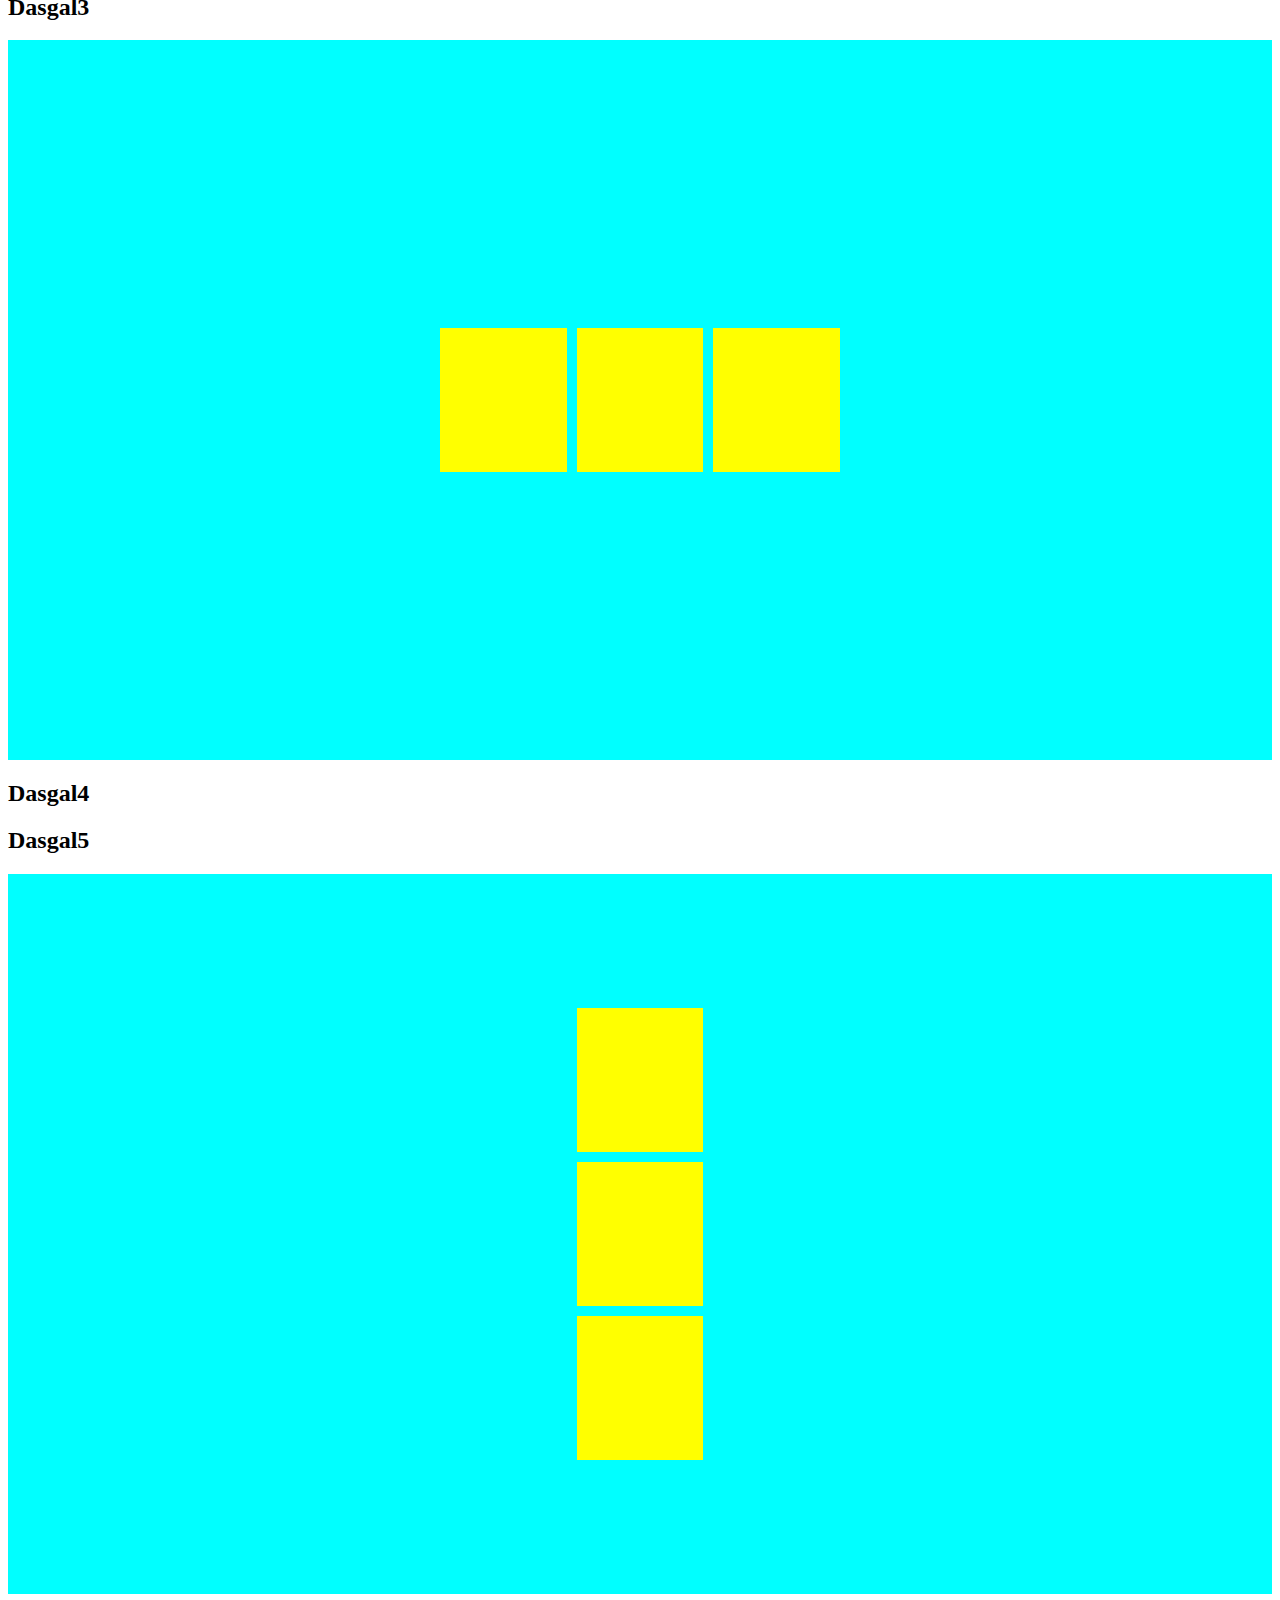
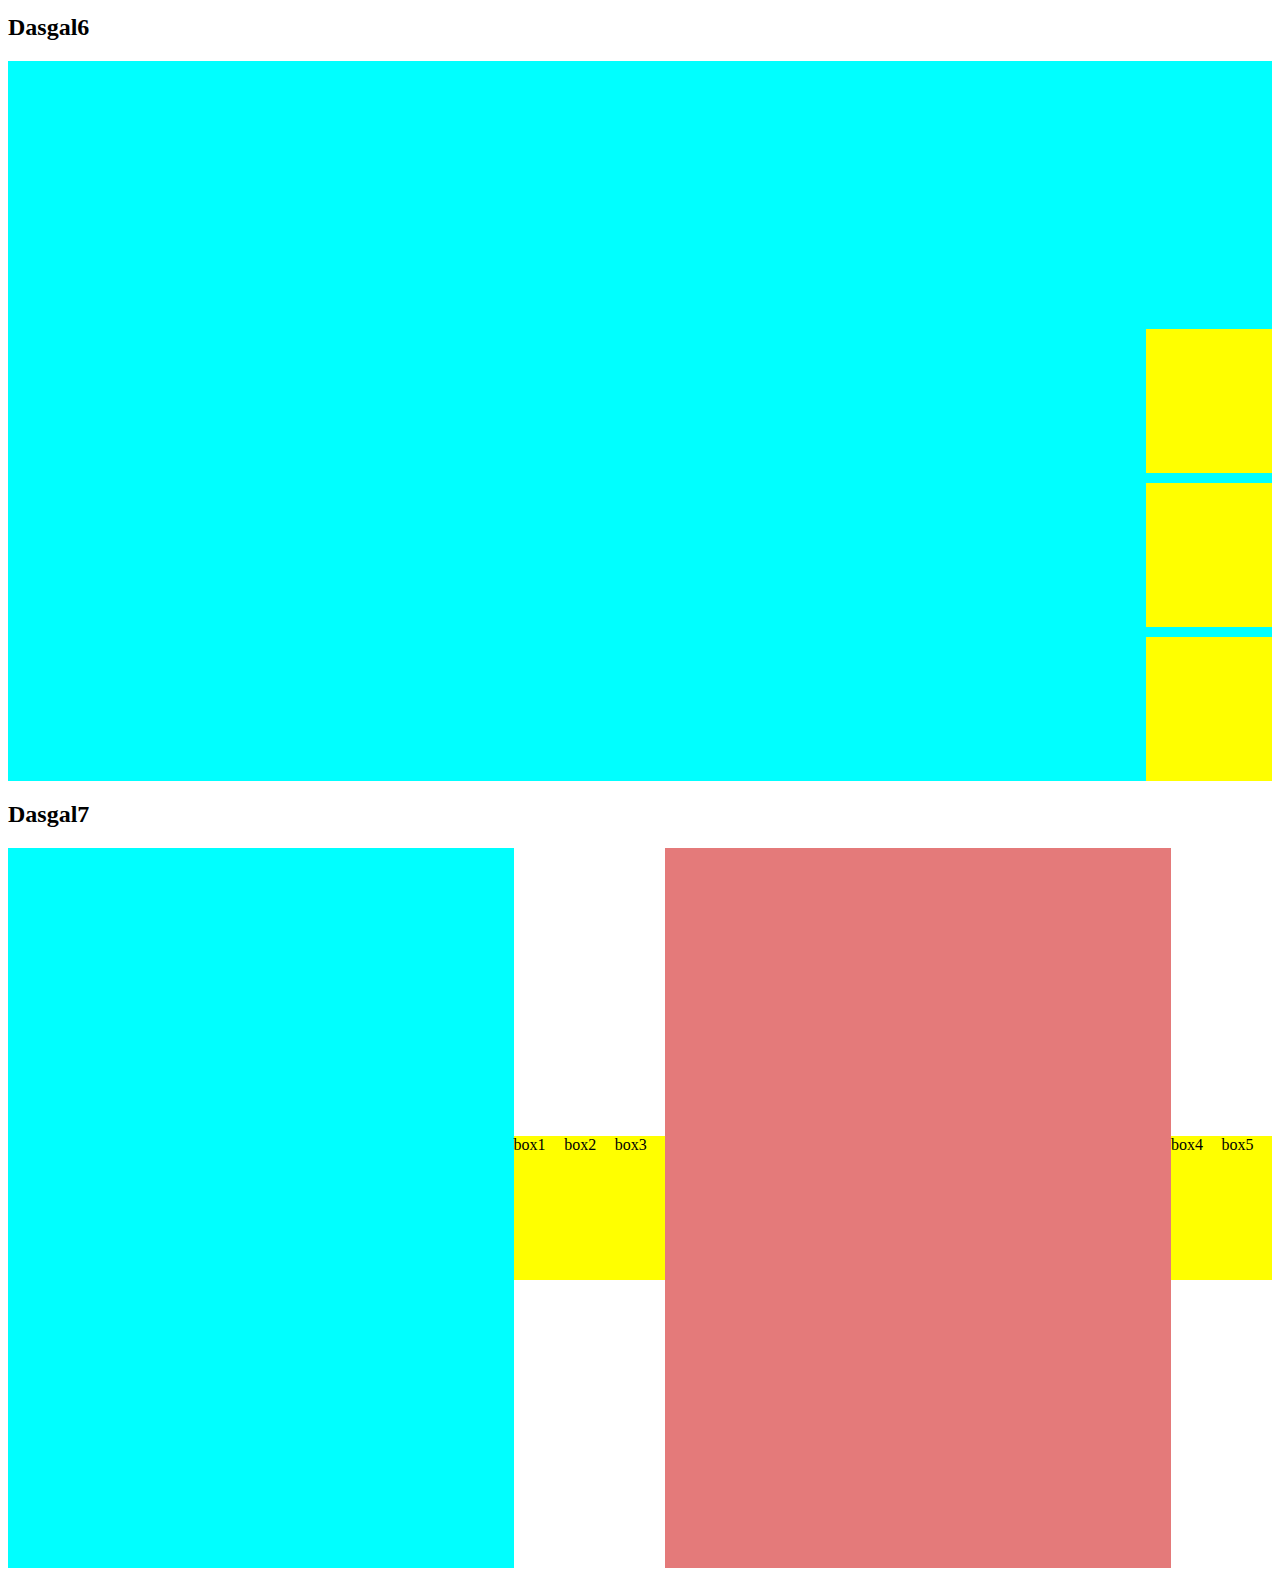
<file: Hiceel6/index.html>
<!DOCTYPE html>
<html lang="en">
<head>
    <meta charset="UTF-8">
    <meta name="viewport" content="width=device-width, initial-scale=1.0">
    <title>hiceel6</title>
    <link rel="stylesheet" href="stylle.css">
<head></head>
<header></header>
<main></main>
<footer></footer>
<body>
    <div>
        <h2>Dasgal1</h2>
        <div class="dasgal1">
            <div class="yellowbox"></div>
            <div class="yellowbox"></div>
            <div class="yellowbox"></div>

        </div>
    </div>
    <div>
        <h2>Dasgal2</h2>
        <div class="dasgal2">
            <div class="yellowbox"></div>
            <div class="yellowbox"></div>
            <div class="yellowbox"></div>

        </div>
<div>
    <h2>Dasgal3</h2>
    <div class="dasgal3">
        <div class="yellowbox"></div>
        <div class="yellowbox"></div>
        <div class="yellowbox"></div>

    </div>
</div>
<div>
    <h2>Dasgal4</h2>
    <div class="dasgal4">
        <div class="yellowbox"></div>
        <div class="yellowbox"></div>
        <div class="yellowbox"></div>

    </div>
</div>
<div>
    <h2>Dasgal5</h2>
    <div class="dasgal5">
        <div class="yellowbox"></div>
        <div class="yellowbox"></div>
        <div class="yellowbox"></div>

    </div>
</div>
<div>
    <h2>Dasgal6</h2>
    <div class="dasgal6">
        <div class="yellowbox"></div>
        <div class="yellowbox"></div>
        <div class="yellowbox"></div>

    </div>
</div>
<div>
    <h2>Dasgal7</h2>
    <div class="dasgal7">
        <div class="bigbox1"></div>
        <div class="yellowbox">box1</div>
        <div class="yellowbox">box2</div>
        <div class="yellowbox">box3</div>
        <div class="bigbox2"></div>
        <div class="yellowbox">box4</div>
        <div class="yellowbox">box5</div>
    </div>
</body>
</html>
</file>
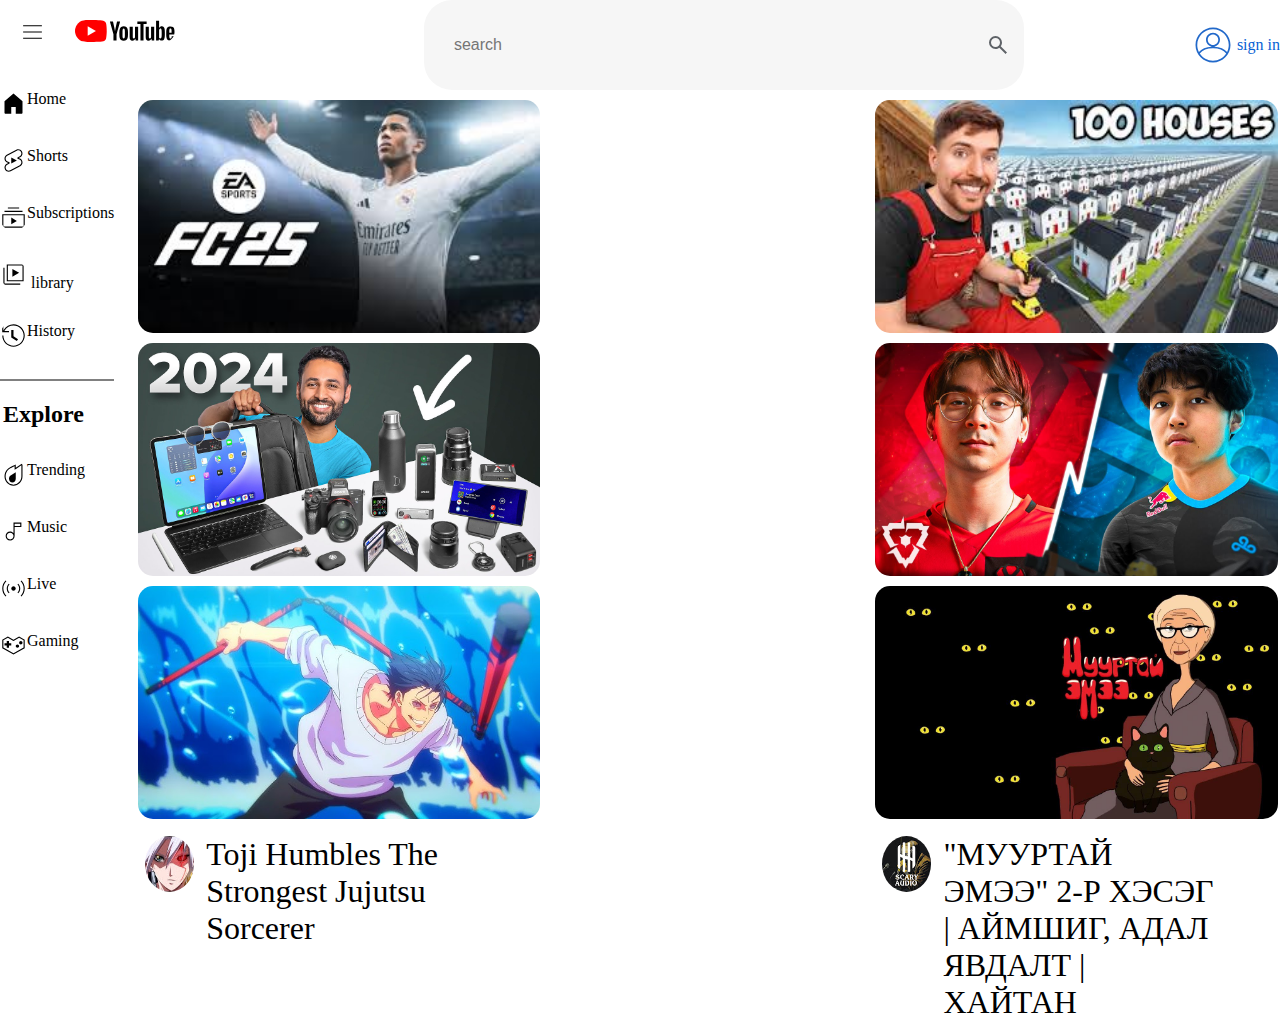
<file: hiceel7/index.html>
<!DOCTYPE html>
<html lang="en">
  <head>
    <meta charset="UTF-8" />
    <meta name="viewport" content="width=device-width, initial-scale=1.0" />
    <title>Youtube</title>
    <link rel="stylesheet" href="stylle.css" />
  </head>
  <body>
    <header>
      <div class="top">
        <div class="tolgoi1">
          <img src="menu.svg" alt="" width="25px">
         <a href="../index.html"><img src="../hiceel7/youtube.svg" alt="youtube" width="100px"></a>
        </div>
        <div class="search">
        <input class="search-input" type="search" placeholder="search">
        <img src="search_24dp_FILL0_wght400_GRAD0_opsz24.svg" alt="">
        </div>
        <div class="tolgoi3">
        <img src="account.svg" alt="" width="42px">
        <span>sign in</span>
        </div>
      </div>
    </header>
    <main>
      <div class="container">
        <div class="left">
          <div class="left_bar">
                <div class="lf">
              <img src="home.svg" alt="Home" width="27px">
              <span>Home</span>
                </div>
                <div class="lf">
              <img src="shorts.svg" alt="" width="27px">
              <span>Shorts</span>
            </div>
            <div class="lf">
              <img src="subscriptions.svg" alt="" width="27px">
              <span>Subscriptions</span>
            </div>
            <div class="lf3">
              <img src="library.svg" alt="" width="27px">
              <span>library</span>
            </div>
            <div class="lf1">
              <img src="history.svg" alt="" width="27px">
              <span>History</span>
            </div>
            <h2>Explore</h2>
            <div class="lf1">
              <img src="trending.svg" alt="" width="27px">
              <span>Trending</span>
            </div>
            <div class="lf1">
              <img src="music.svg" alt="" width="27px">
              <span>Music</span>
            </div>
            <div class="lf1">
              <img src="live.svg" alt="" width="27px">
              <span>Live</span>
            </div>
            <div class="lf1">
              <img src="gaming.svg" alt="" width="27px">
              <span>Gaming</span>
            </div>
        </div>
        </div>
        <div class="right">
          <!-- <div class="filter">
            <p>filter heseg</p>
          </div> -->
          <div class="allvideo">
            <!-- ///////////////////////// -->
            <div class="video1">
                <div class="img1"><img src="download (3).jpg" alt="" width="97%" height="100%"></div>
                <div class="description">
                <div ><img class="img3" src="channels4_profile (4).jpg" alt=""></div>
                  <div class="description1">EA SPORTS FC 25 | Official Reveal Trailer</div>
              </div>
            </div>
            <!-- //////////////////////// -->
            <div class="video1">
              <div class="img1"><img src="download (1).jpg" alt="" width="97%" height="100%"></div>
              <div class="description">
                <div ><img class="img3" src="channels4_profile (1).jpg" alt="" width="97%" height="100%"></div>
                <div class="description1">I Built 100 Houses And Gave Them Away!</div>
              </div>
            </div>
             <!-- //////////////////////// -->
             <div class="video1">
              <div class="img1"><img src="maxresdefault (1).jpg" alt="" width="97%" height="100%"></div>
              <div class="description">
                <div ><img class="img3" src="channels4_profile (2).jpg" alt=""></div>
                <div class="description1">My DREAM Everyday Tech!</div>
              </div>
            </div>
             <!-- //////////////////////// -->
             <div class="video1">
              <div class="img1"><img src="maxresdefault (2).jpg" alt="" width="97%" height="100%"></div>
              <div class="description">
                <div ><img class="img3" src="channels4_profile (3).jpg" alt=""></div>
                <div class="description1">!!! | SEN vs C9</div>
              </div>
            </div>
             <!-- //////////////////////// -->
             <div class="video1">
              <div class="img1"><img src="hq720.jpg" alt="" width="97%" height="100%"></div>
              <div class="description">
                <div ><img class="img3" src="asdad.jpg" alt=""></div>
                <div class="description1">Toji Humbles The Strongest Jujutsu Sorcerer</div>
              </div>
            </div>
             <!-- //////////////////////// -->
             <div class="video1">
              <div class="img1"><img src="maxresdefault (3).jpg" alt="" width="97%" height="100%"></div>
              <div class="description">
                <div ><img class="img3" src="channels4_profile (6).jpg" alt=""></div>
                <div class="description1">"МУУРТАЙ ЭМЭЭ" 2-Р ХЭСЭГ | АЙМШИГ, АДАЛ ЯВДАЛТ | ХАЙТАН</div>
              </div>
            </div>
             <!-- //////////////////////// -->
          </div>
      </div>
    </main>
    <footer></footer>
  </body>
</html>
</file>
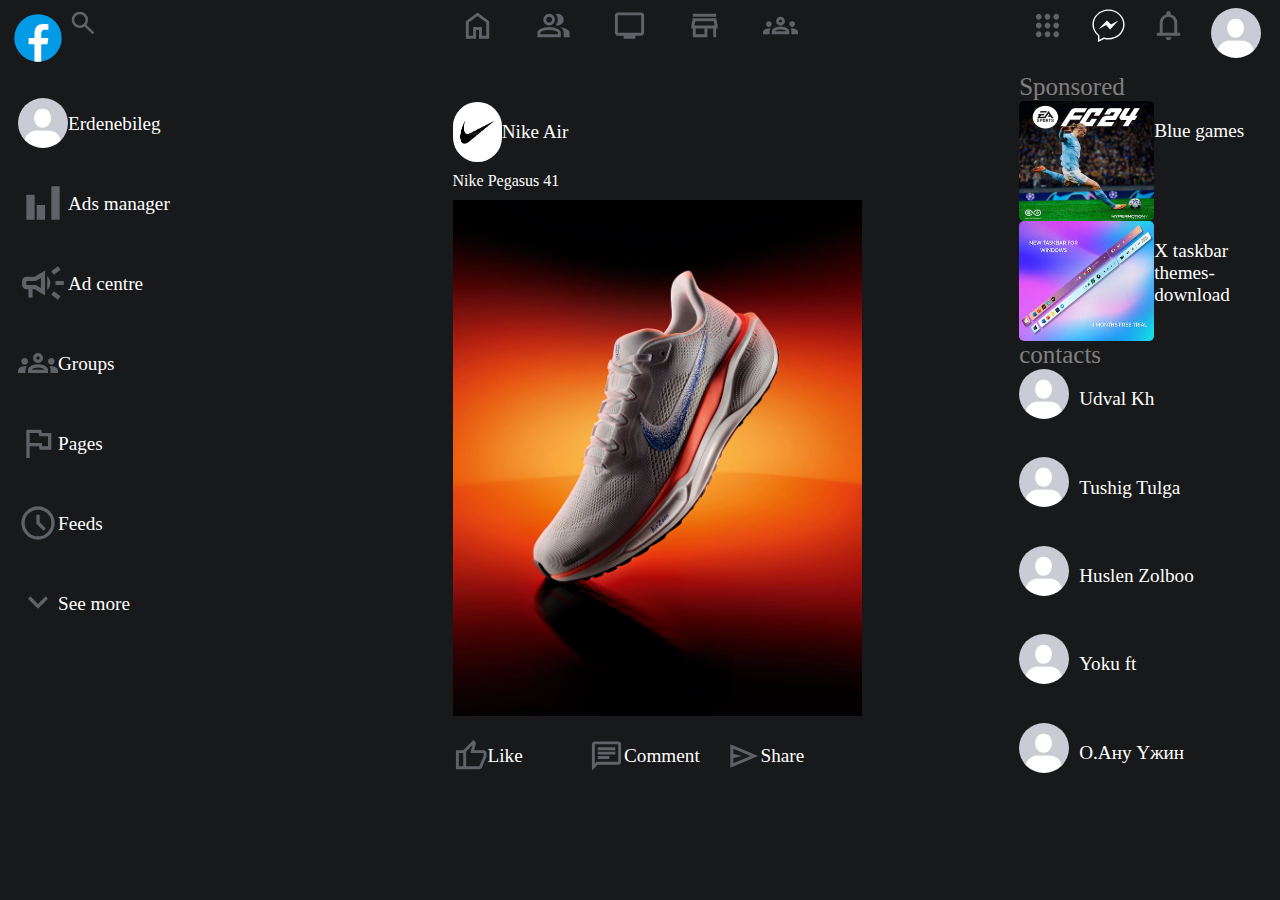
<file: hiceel9/index.html>
<!DOCTYPE html>
<html lang="en">
<head>
    <meta charset="UTF-8">
    <meta name="viewport" content="width=device-width, initial-scale=1.0">
    <title>Facebook</title>
    <link rel="stylesheet" href="style.css">
</head>
<body>
    <header>
        <div class="top">
            <div class="logos2">
            <div class="fblo"><a href="../index.html"><img src="icons8-facebook.svg" alt="" width="60px"></a>
            </div>
            <div class="search">
                <img src="search_24dp_FILL0_wght400_GRAD0_opsz24.svg" alt="" height="30xp" width="30px"> 
                </div>
            </div>
           
            <div class="home">
                <div class="home1"><img src="home_24dp_5F6368_FILL0_wght400_GRAD0_opsz24.svg" alt="" width="35px"></div>
                <div class="friends"><img src="group_24dp_5F6368_FILL0_wght400_GRAD0_opsz24.svg" alt="" width="35px"></div>
                <div class="video"><img src="tv_24dp_5F6368_FILL0_wght400_GRAD0_opsz24.svg" alt="" width="35px"></div>
                <div class="Market"><img src="store_24dp_5F6368_FILL0_wght400_GRAD0_opsz24.svg" alt="" width="35px"></div>
                <div class="Groups"><img src="groups_24dp_5F6368_FILL0_wght400_GRAD0_opsz24.svg" alt="" width="35px"></div>
            </div>
            <div class="profile">
                <div class="menu2"><img src="apps_24dp_5F6368_FILL0_wght400_GRAD0_opsz24.svg" alt="" width="35px"></div>
                <div class="messenger"><img src="icons8-facebook-messenger (2).svg" alt="" width="35px"></div>
                <div class="not"><img src="notifications_24dp_5F6368_FILL0_wght400_GRAD0_opsz24.svg" alt="" width="35px"></div>
                <div class="acc"> <img src="ads.jpg" alt="" width="50px"></div>
            </div>
        </div>
    </header>   
    <main>
        <div class="only">
            <!-- /////////// -->
            <div class="menu">
                <div class="menus">
                    <div class="logos"><img src="ads.jpg" alt="" width="28px"></div>
                    <p>Erdenebileg</p>
                </div>
                <div class="menus">
                    <div class="logos"><img src="grouped_bar_chart_24dp_5F6368_FILL0_wght400_GRAD0_opsz24.svg" alt="" width="28px"></div>
                    <p>Ads manager</p>
                </div>
                <div class="menus">
                    <div class="logos"><img src="campaign_24dp_5F6368_FILL0_wght400_GRAD0_opsz24.svg" alt="" width="28px"></div>
                    <p>Ad centre</p>
                </div>  
                <div class="menus">
                    <img src="groups_24dp_5F6368_FILL0_wght400_GRAD0_opsz24.svg" alt="" width="40px">
                    <p>Groups</p>
                </div>
                <div class="menus">
                    <img src="flag_24dp_5F6368_FILL0_wght400_GRAD0_opsz24.svg" alt="" width="40px">
                    <p>Pages</p>
                </div>
                <div class="menus">
                    <img src="schedule_24dp_5F6368_FILL0_wght400_GRAD0_opsz24.svg" alt="" width="40px">
                    <p>Feeds</p>
                </div>
                <div class="menus">
                    <img src="keyboard_arrow_down_24dp_5F6368_FILL0_wght400_GRAD0_opsz24.svg" alt="" width="40px">
                    <p>See more</p>
                </div>
            </div>
            <!-- //////////// -->
            <div class="post">
                <div class="post1">
                    <div class="prof"><img src="fast.png" alt="" width="12%" height="100%"><p>Nike Air</p></div>
                    <div class="description"> Nike Pegasus 41</div>
                    <div class="img"> <img src="pegasus-41-blueprint-mens-road-running-shoes-7S90QB.jpg" alt="" width="100%" height="100%"></div>
                    <div class="like">
                        <img src="thumb_up_24dp_5F6368_FILL0_wght400_GRAD0_opsz24.svg" alt="" width="35px">
                        <p>Like</p>
                        <img src="chat_24dp_5F6368_FILL0_wght400_GRAD0_opsz24.svg" alt="" width="35px">
                        <p>Comment</p>
                        <img src="send_24dp_5F6368_FILL0_wght400_GRAD0_opsz24.svg" alt="" width="35px">
                        <p>Share</p>
                    </div>
                </div>
            </div>  
            <div class="contacts">
                <div class="contacts1">
                    <span>Sponsored</span>
                    <div class="sponser">
                    <div class="logos"><img src="blue.jpg" alt="" width="80px"></div>
                    <p>Blue games</p>
                    </div>
                    <div class="sponser">
                    <div class="logos"><img src="450467453_120211076345420640_3447498788660641513_n.jpg" alt="" width="80px"></div>
                    <p>X taskbar themes-download</p>
                    </div>
                    <span>contacts</span>
                    <div class="cont">
                        <img src="ads.jpg" alt="" width="50px">
                        <p>Udval Kh</p>
                    </div>
                    <div class="cont">
                        <img src="ads.jpg" alt="" width="50px">
                        <p>Tushig Tulga</p>
                    </div>
                    <div class="cont">
                        <img src="ads.jpg" alt="" width="50px">
                        <p>Huslen Zolboo</p>
                    </div>
                    <div class="cont">
                        <img src="ads.jpg" alt="" width="50px">
                        <p>Yoku ft</p>
                    </div>
                    <div class="cont">
                        <img src="ads.jpg" alt="" width="50px">
                        <p>О.Ану Үжин</p>
                    </div>
                </div>
            </div>
        </div>
    </main>
    <footer></footer>
</body>
</html>
</file>
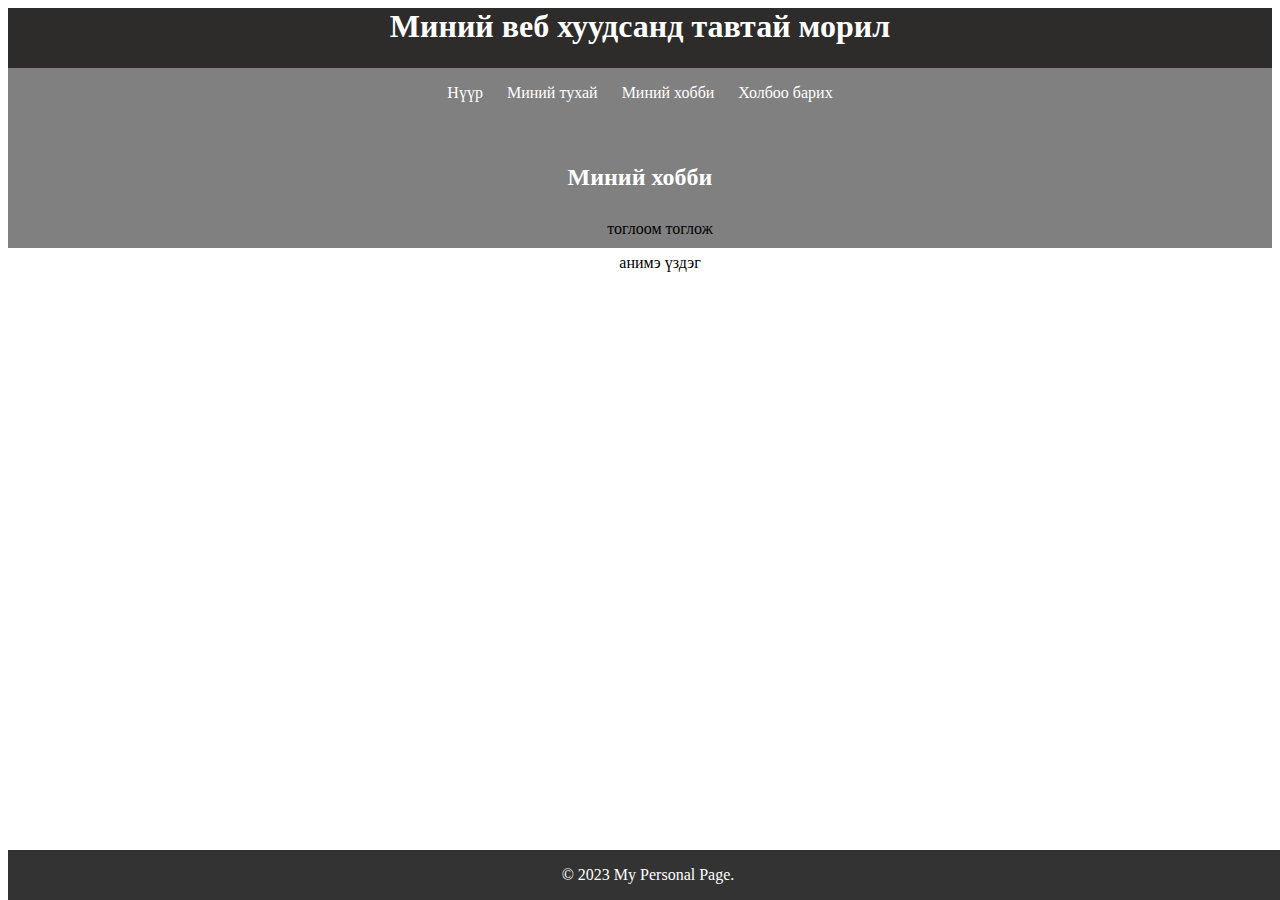
<file: Hiceel2/hobby.html>
<!DOCTYPE html>
<html lang="en">
<head>
    <meta charset="UTF-8">
    <meta name="viewport" content="width=device-width, initial-scale=1.0">
    <title>Миний хобби</title>
    <link rel="stylesheet" href="stylle.css">
    <h1>Миний веб хуудсанд тавтай морил</h1>
    <nav>
      <a href="../Hicell4/index.html">Нүүр</a>
      <a href="../Hiceel1/about-me.html">Миний тухай</a>
      <a href="../Hiceel2/hobby.html">Миний хобби</a>
      <a href="../Hicell4/contact.html">Холбоо барих</a>
    </nav>
</head>
<body>
    <nav class="hobby1">
        <h2>Миний хобби</h2>
    </nav>
    <nav class="hobby2">
        <ul>тоглоом тоглож</ul>
        <ul>анимэ үздэг</ul>
    </nav>

</body>
<footer>
    <p>&copy; 2023 My Personal Page.</p>
</footer>
</html>
</file>
<file: style.css>
body {
  background-color: #ffffff;
}
header {
  height: 100px;
  padding: 0 60px;
  padding-top: 20px;
  display: flex;
  align-items: center;
  justify-content: flex-end;
  gap: 50px;
  width: 100vw;
  background-color: rgba(255, 255, 255, 0.8);
}
header a {
  text-decoration: none;
  color: rgb(0, 0, 0);
  font-size: 27px;
}
main {
  padding-top: 60px;
}
h3 {
  margin: 20px;
}
li {
  margin: 20px;
}
img {
  width: 500px;
  height: 300px;
  margin: 0;
  padding: 0;
}
.Monday {
  border: 1px solid gray;
  width: 40vw;
  border-radius: 5px;
  display: flex;
  flex-direction: column;
  height: 100px;
}
.Monday h2 {
  color: gray;
  font-size: x-large;
}
.vd {
  height: 700px;
  object-fit: contain;
  margin: 100px;
}
footer {
  background-color: #333;
  color: white;
  text-align: center;
  position: fixed;
  bottom: 0;
  width: 100%;
}
html{
  scroll-behavior: smooth;
}
</file>
<file: codely/intro/intro.css>
* {
  box-sizing: border-box;
}

.intro {
  display: flex;
  align-items: center;
  justify-content: start;
}
h1 {
  color: #333;
  font-family: tahoma;
  font-size: 3rem;
  font-weight: 100;
  line-height: 1.5;
  text-transform: uppercase;
  white-space: nowrap;
  overflow: hidden;
  position: relative;
  width: 550px;
}

h1 span {
  font-size: 40px;
}

.message {
  background-color: #00b3ff;
  color: #333;
  display: block;
  font-weight: 700;
  overflow: hidden;
  position: absolute;
  padding-left: 0.5rem;
  top: 0.2rem;
  left: 120px;
  animation: openclose 5s ease-in-out infinite;
}

@keyframes openclose {
  0% {
    top: 0.2rem;
    width: 0;
  }
  5% {
    width: 0;
  }
  15% {
    width: 230px;
  }
  30% {
    top: 0.2rem;
    width: 230px;
  }
  33% {
    top: 0.2rem;
    width: 0;
  }
  35% {
    top: 0.2rem;
    width: 0;
  }
  38% {
    top: -4.5rem;
  }
  48% {
    top: -4.5rem;
    width: 230px;
  }
  62% {
    top: -4.5rem;
    width: 230px;
  }
  66% {
    top: -4.5rem;
    width: 0;
    text-indent: 0;
  }
  71% {
    top: -9rem;
    width: 0;
    text-indent: 5px;
  }
  86% {
    top: -9rem;
    width: 230px;
  }
  95% {
    top: -9rem;
    width: 230px;
  }
  98% {
    top: -9rem;
    width: 0;
    text-indent: 5px;
  }
  100% {
    top: 0;
    width: 0;
    text-indent: 0;
  }
}
</file>
<file: codely/hover/hover.css>
/* Underline From Center */
.hvr-underline-from-center {
    display: inline-block;
    vertical-align: middle;
    -webkit-transform: perspective(1px) translateZ(0);
    transform: perspective(1px) translateZ(0);
    box-shadow: 0 0 1px rgba(0, 0, 0, 0);
    position: relative;
    overflow: hidden;
  }
  .hvr-underline-from-center:before {
    content: "";
    position: absolute;
    z-index: -1;
    left: 51%;
    right: 51%;
    bottom: 0;
    background: #00b3ff;
    height: 4px;
    -webkit-transition-property: left, right;
    transition-property: left, right;
    -webkit-transition-duration: 0.3s;
    transition-duration: 0.3s;
    -webkit-transition-timing-function: ease-out;
    transition-timing-function: ease-out;
  }
  .hvr-underline-from-center:hover:before, .hvr-underline-from-center:focus:before, .hvr-underline-from-center:active:before {
    left: 0;
    right: 0;
  }
  
  /* Underline From Right */
  .hvr-underline-from-right {
    display: inline-block;
    vertical-align: middle;
    -webkit-transform: perspective(1px) translateZ(0);
    transform: perspective(1px) translateZ(0);
    box-shadow: 0 0 1px rgba(0, 0, 0, 0);
    position: relative;
    overflow: hidden;
  }
  .hvr-underline-from-right:before {
    content: "";
    position: absolute;
    z-index: -1;
    left: 100%;
    right: 0;
    bottom: 0;
    background: #11C86D;
    height: 4px;
    -webkit-transition-property: left;
    transition-property: left;
    -webkit-transition-duration: 0.3s;
    transition-duration: 0.3s;
    -webkit-transition-timing-function: ease-out;
    transition-timing-function: ease-out;
  }
  .hvr-underline-from-right:hover:before, .hvr-underline-from-right:focus:before, .hvr-underline-from-right:active:before {
    left: 0;
  }

  /* Underline From Left */
.hvr-underline-from-left {
    display: inline-block;
    vertical-align: middle;
    -webkit-transform: perspective(1px) translateZ(0);
    transform: perspective(1px) translateZ(0);
    box-shadow: 0 0 1px rgba(0, 0, 0, 0);
    position: relative;
    overflow: hidden;
  }
  .hvr-underline-from-left:before {
    content: "";
    position: absolute;
    z-index: -1;
    left: 0;
    right: 100%;
    bottom: 0;
    background: #11C86D;
    height: 4px;
    -webkit-transition-property: right;
    transition-property: right;
    -webkit-transition-duration: 0.3s;
    transition-duration: 0.3s;
    -webkit-transition-timing-function: ease-out;
    transition-timing-function: ease-out;
  }
  .hvr-underline-from-left:hover:before, .hvr-underline-from-left:focus:before, .hvr-underline-from-left:active:before {
    right: 0;
  }

  /* Float Shadow */
.hvr-float-shadow {
    display: inline-block;
    vertical-align: middle;
    -webkit-transform: perspective(1px) translateZ(0);
    transform: perspective(1px) translateZ(0);
    box-shadow: 0 0 1px rgba(0, 0, 0, 0);
    position: relative;
    -webkit-transition-duration: 0.3s;
    transition-duration: 0.3s;
    -webkit-transition-property: transform;
    transition-property: transform;
  }
  .hvr-float-shadow:before {
    pointer-events: none;
    position: absolute;
    z-index: -1;
    content: '';
    top: 100%;
    left: 5%;
    height: 10px;
    width: 90%;
    opacity: 0;
    background: -webkit-radial-gradient(center, ellipse, rgba(0, 0, 0, 0.35) 0%, rgba(0, 0, 0, 0) 80%);
    background: radial-gradient(ellipse at center, rgba(0, 0, 0, 0.35) 0%, rgba(0, 0, 0, 0) 80%);
    -webkit-transition-duration: 0.3s;
    transition-duration: 0.3s;
    -webkit-transition-property: transform, opacity;
    transition-property: transform, opacity;
  }
  .hvr-float-shadow:hover, .hvr-float-shadow:focus, .hvr-float-shadow:active {
    -webkit-transform: translateY(-5px);
    transform: translateY(-5px);
  }
  .hvr-float-shadow:hover:before, .hvr-float-shadow:focus:before, .hvr-float-shadow:active:before {
    opacity: 1;
    -webkit-transform: translateY(5px);
    transform: translateY(5px);
  }

  /* Shutter Out Horizontal */
.hvr-shutter-out-horizontal {
    display: inline-block;
    vertical-align: middle;
    -webkit-transform: perspective(1px) translateZ(0);
    transform: perspective(1px) translateZ(0);
    box-shadow: 0 0 1px rgba(0, 0, 0, 0);
    position: relative;
    /* background: #e1e1e1;  background өнгөө сонгож болно*/ 
    -webkit-transition-property: color;
    transition-property: color;
    -webkit-transition-duration: 0.3s;
    transition-duration: 0.3s;
  }
  .hvr-shutter-out-horizontal:before {
    content: "";
    position: absolute;
    z-index: -1;
    top: 0;
    bottom: 0;
    left: 0;
    right: 0;
    background: #11C86D;
    -webkit-transform: scaleX(0);
    transform: scaleX(0);
    -webkit-transform-origin: 50%;
    transform-origin: 50%;
    -webkit-transition-property: transform;
    transition-property: transform;
    -webkit-transition-duration: 0.3s;
    transition-duration: 0.3s;
    -webkit-transition-timing-function: ease-out;
    transition-timing-function: ease-out;
  }
  .hvr-shutter-out-horizontal:hover, .hvr-shutter-out-horizontal:focus, .hvr-shutter-out-horizontal:active {
    color: white;
  }
  .hvr-shutter-out-horizontal:hover:before, .hvr-shutter-out-horizontal:focus:before, .hvr-shutter-out-horizontal:active:before {
    -webkit-transform: scaleX(1);
    transform: scaleX(1);
  }
</file>
<file: hiceel 17/style.css>
* {
  box-sizing: border-box;
}
header {
  display: flex;
  flex-direction: row;
  width: 100%;
  height: 49px;
  justify-content: space-between;
  border-bottom: 1px solid gray;
}
.nav {
  display: flex;
  gap: 35px;
  justify-content: start;
}
.nav a {
  color: inherit;
  text-decoration: none;
  font-size: 20px;
  margin-top: 10px;
}

.nav p {
  margin: 0;
  color: #ff764d;
}

.roboto-regular {
  font-family: "Roboto", sans-serif;
  font-weight: 400;
  font-style: normal;
}

.logo {
  margin-left: 30px;
  height: 50px;
  width: 50px;
  margin-top: 0;
}
.nav1 a {
  text-decoration: none;
  color: inherit;
}
.nav1 p {
  color: #0000ff;
  margin: 0;
}
.nav1 {
  display: flex;
  justify-content: end;
  gap: 15px;
  align-items: center;
  margin-right: 15px;
}
body {
  margin: 0;
}
.mn {
  /* display: flex; */
  position: relative;
  color: #ff764d;
  font-size: 80px;
  /* align-items: center; */
  width: 90vw;
  margin-right: 5vw;
  margin-left: 5vw;
  height: 60vw;
  background-image: url(header.png);
  background-repeat: no-repeat;
  background-size: cover;
}
.mn h2 {
  margin: 0;
  position: absolute;
  right: 30vw;
  bottom: 30vw;
}
.ms {
  display: flex;
  gap: 15px;
  font-size: 20px;
}
.ms ul {
  color: #ff764d;
}
.texts a {
  text-decoration: none;
  color: #0000ff;
  margin: 0;
}
.texts {
  display: flex;
  justify-content: center;
  width: 45%;
  height: 60px;
  margin-left: 450px;
  margin-bottom: 45px;
  margin-top: 100px;
  font-size: 17px;
}
.texts1 {
  display: flex;
  width: 45%;
  margin-top: 50px;
  height: 60px;
  margin-left: 450px;
  color: black;
  font-size: 15px;
}
.lemonade {
  width: 58vw;
  height: 58vw;
  left: 41vw;
}
.lemonade {
  position: absolute;
  top: 1500px;
  z-index: 0;
  background-color: #fbffa7;
}
.lemonade_img {
  position: relative;
  width: 40vw;
  height: 25vw;
  background-image: url(photo-2.jpg);
  background-repeat: no-repeat;
  background-size: cover;
  left: 800px;
  top: 500px;
}
.lemonade_img1 {
  position: relative;
  width: 90vh;
  margin-left: 60px;
  height: 45vw;
  background-image: url(photo-1.jpg);
  background-repeat: no-repeat;
  background-size: cover;
}
.img1 {
  display: flex;
  justify-content: center;
}
.img1_text {
  display: flex;
  justify-content: center;
  margin-right: 600px;
}
.lime {
  width: 58.33333vw;
  height: 75vw;
  position: absolute;
  background-color: #b6ffc0;
  margin-top: 150px;
}
.lime_img {
  position: relative;
  width: 33vw;
  height: 25vw;
  background-image: url(photo-3.jpg);
  background-repeat: no-repeat;
  background-size: cover;
  left: 100px;
  top: 250px;
}
.lime_img1 {
  position: relative;
  width: 33vw;
  height: 25vw;
  background-image: url(photo-4.jpg);
  background-repeat: no-repeat;
  background-size: cover;
  left: 100px;
  top: 400px;
}
.big_img {
  position: relative;
  width: 40vw;
  height: 40vw;
  background-image: url(photo-5.jpg);
  background-repeat: no-repeat;
  background-size: cover;
  left: 800px;
  bottom: 400px;
}
.big_img1 {
  position: relative;
  width: 85vw;
  margin-top: 100px;
  margin-right: 50px;
  margin-left: 100px;
  height: 45vw;
  background-image: url(poster-meet-the-makers.avif);
  background-repeat: no-repeat;
  background-size: cover;
}
.texts2 {
  display: flex;
  width: 45%;
  height: 60px;
  margin-left: 450px;
  color: black;
  font-size: 15px;
}
.purple {
  width: 66vw;
  height: 58vw;
  left: 16.66667vw;
  margin-top: 50px;
  position: absolute;
  background-color: #d5b3ff;
}
.purple_img {
  position: relative;
  width: 33vw;
  height: 25vw;
  background-image: url(photo-6-a.jpg);
  background-repeat: no-repeat;
  background-size: cover;
  left: 150px;
  top: 300px;
}
.purple_big_img {
  position: relative;
  width: 40vw;
  height: 40vw;
  left: 900px;
  bottom: 200px;
  background-image: url(photo-7.jpg);
  background-repeat: no-repeat;
  background-size: cover;
}
.aqua {
  width: 650px;
  height: 550px;
  left: 50vw;
  margin-top: 100px;
  position: absolute;
  background-color: #b1c5ff;
}
.aqua_img {
  position: relative;
  width: 650px;
  height: 550px;
  left: 8vw;
  margin-top: 100px;
  background-image: url(photo-8.jpg);
  background-repeat: no-repeat;
  background-size: cover;
}
.aqua h2 {
  margin: 0;
  position: absolute;
  bottom: 13vw;
  flex-wrap: wrap;
  display: flex;
}
footer a {
  text-decoration: none;
  color: black;
}
footer {
  display: flex;
  flex-direction: row;
}
.ab1 {
  margin-top: 50px;
  margin-left: 150px;
}
.sign h4 {
  padding: 10px;
  padding-right: 200px;
  border: 1px solid #eee;
  background-color: #eee;
}
.sign {
  display: flex;
}
.sign h5 {
  padding: 10px;
  border: 1px solid black;
  background-color: #0000ff;
}
.ab2 {
  margin-left: 150px;
  margin-top: 50px;
}
.ab3 {
  position: relative;
  right: 700px;
}
.ab4 {
  position: relative;
  right: 750px;
  top: 250px;
  display: flex;
  flex-direction: column;
}
.loc h3 {
  display: flex;
  padding: 10px;
  border: 1px solid #eee;
  background-color: #eee;
  width: 150px;
}
.loc h4 {
  position: relative;
  left: 160px;
  bottom: 65px;
  height: 43.2px;
  display: flex;
  padding: 10px;
  border: 1px solid #eee;
  background-color: #eee;
  width: 200px;
}
.arrow {
  left: 120px;
  bottom: 110px;
  height: 20px;
  width: 20px;
  position: relative;
  background-image: url(arrow-down-icon.svg);
  background-repeat: no-repeat;
}
.arrow1 {
  left: 330px;
  bottom: 130px;
  height: 20px;
  width: 20px;
  position: relative;
  background-image: url(arrow-down-icon.svg);
  background-repeat: no-repeat;
}
.end {
  display: flex;
  position: relative;
  top: 500px;
  right: 1200px;
  flex-direction: row;
}
.end1 {
  display: flex;
  justify-content: end;
  align-items: end;
}
.ab h1 {
  font-size: 70px;
}
</file>
<file: hiceel15/style.css>
@media screen and (min-width: 1200px) {
  .nav {
    display: flex;
    flex-direction: row;
    justify-content: end;
    margin-left: 100px;
    margin-top: 27px;
  }
  body {
    margin: 0;
  }
  .nav img {
    width: 40px;
    height: 40px;
    display: flex;
  }
  .text1 {
    display: flex;
    gap: 5px;
  }
  header {
    background-color: black;
    display: flex;
    justify-content: space-between;
    height: 90px;
  }
  .nav p {
    color: rgb(255, 255, 255);
    font-size: 23px;
    display: flex;
    margin: 0;
    margin-top: 8px;
    text-decoration: none;
  }
  .mid {
    height: 400px;
    width: 100%;
    background-color: #dadbf1;
    font-size: 80px;
    display: flex;
    flex-direction: column;
    justify-content: center;
  }
  .nav2 {
    display: flex;
    justify-content: end;
    align-items: center;
    gap: 10px;
  }
  .nav2 img {
    visibility: hidden;
  }
  .nav2 p {
    margin: 0px;
    padding: 0px;
  }
  .nav2 ul {
    border: 1px solid #ffffff;
    padding: 15px;
    font-size: 25px;
    border-radius: 10px;
    color: white;
    display: flex;
    align-items: center;
    height: 45px;
  }
  * {
    box-sizing: border-box;
  }
  .sign {
    background-color: #4c5fd5;
    margin-right: 70px;
  }
  .mid p {
    display: flex;
    justify-content: center;
    align-items: center;
    margin: 0;
  }
  .mid input {
    border-radius: 5px;
    font-size: 20px;
    width: 700px;
    height: 65px;
    background-size: 30px;
    background-image: url(arrowforward.svg);
    background-repeat: no-repeat;
    background-position: 650px;
  }
  .bottom {
    background-color: #fff;
    height: 800px;
    width: 100%;
    display: flex;
    flex-wrap: wrap;
    justify-content: center;
    gap: 100px;
    margin-top: 100px;
    margin-bottom: 100px;
  }
  .search {
    display: flex;
    justify-content: center;
    align-items: center;
  }
  .help {
    display: flex;
    width: 500px;
    text-decoration: none;
  }
  .help ul {
    display: flex;
    justify-content: start;
    align-items: start;
    margin: 0;
    padding: 0;
    text-decoration: none;
    font-size: large;
  }
  .help p {
    font-size: x-large;
  }
  footer {
    width: 100%;
    height: 350px;
    background-color: black;
    display: flex;
    color: white;
    gap: 200px;
  }
  .abs h3 {
    margin-top: 50px;
  }
  .abs1 {
    display: flex;
    align-items: end;
  }
  .abs1 img {
    margin-bottom: 65px;
  }
  .callbtn {
    display: flex;
    border: 1px solid #4c5fd5;
    background-color: #4c5fd5;
    color: white;
    text-decoration: none;
    border-radius: 10px;
    font-size: 20px;
    height: 45px;
    width: 100px;
    justify-content: center;
    align-items: center;
  }

  .callbtn:hover {
    border: 1px solid white;
    background-color: white;
    color: rgb(0, 0, 0);
  }
  a.ex5:visited,
  a.ex5:link {
    text-decoration: none;
    color: rgb(255, 255, 255);
  }
  .btn {
    background-color: #000000;
    border: none;
    color: white;
    padding: 16px 32px;
    text-align: center;
    font-size: 16px;
    margin: 4px 2px;
    transition: 0.3s;
  }
  .logo {
    display: flex;
  }
  .logo p:hover {
    opacity: 0.5;
  }
}
@media screen and (min-width: 369px) and (max-width: 1199px) {
  .nav {
    display: flex;
    flex-direction: row;

    margin-top: 27px;
  }
  body {
    margin: 0;
  }
  .nav img {
    width: 40px;
    height: 40px;
    display: flex;
  }
  .text1 {
    display: flex;
    gap: 5px;
  }
  header {
    background-color: black;
    display: flex;
    justify-content: space-between;
    height: 90px;
  }
  .nav p {
    color: rgb(255, 255, 255);
    font-size: 23px;
    display: flex;
    margin: 0;
    margin-top: 8px;
    text-decoration: none;
  }
  .mid {
    height: 400px;
    width: 100%;
    background-color: #dadbf1;
    font-size: 80px;
    display: flex;
    flex-direction: column;
    justify-content: center;
  }
  .nav2 {
    display: flex;
    justify-content: end;
    gap: 10px;
    visibility: hidden;
  }
  .nav2 img {
    visibility: visible;
  }
  .nav2 p {
    border: 1px solid #4c5fd5;
    padding: 15px;
    font-size: 25px;
    border-radius: 10px;
    color: white;
    display: flex;
    align-items: center;
  }
  .nav2 ul {
    border: 1px solid #ffffff;
    padding: 15px;
    font-size: 25px;
    border-radius: 10px;
    color: white;
    display: flex;
    align-items: center;
    height: 45px;
  }
  * {
    box-sizing: border-box;
  }
  .sign {
    background-color: #4c5fd5;
    margin-right: 70px;
  }
  .mid p {
    display: flex;
    justify-content: center;
    align-items: center;
    margin: 0;
  }
  .mid input {
    border-radius: 5px;
    font-size: 20px;
    width: 700px;
    height: 65px;
    background-size: 30px;
    background-image: url(arrowforward.svg);
    background-repeat: no-repeat;
    background-position: 650px;
  }
  .bottom {
    background-color: #fff;
    height: 1500px;
    width: 100%;
    display: flex;
    flex-wrap: wrap;
    justify-content: center;
    gap: 100px;
    margin-top: 100px;
    margin-bottom: 100px;
  }
  .search {
    display: flex;
    justify-content: center;
    align-items: center;
  }
  .help {
    display: flex;
    width: 500px;
  }
  .help ul {
    display: flex;
    justify-content: start;
    align-items: start;
    margin: 0;
    padding: 0;
    text-decoration: none;
    font-size: large;
  }
  .help p {
    font-size: x-large;
  }
  footer {
    width: 100%;
    /* height: 500px; */
    background-color: black;
    display: flex;
    color: white;
    gap: 200px;
    justify-content: space-around;
  }
  .abs h3 {
    margin-top: 50px;
  }
  .abs1 {
    display: flex;
    align-items: end;
  }
  .abs1 img {
    margin-bottom: 65px;
  }
  .callbtn {
    display: flex;
    border: 1px solid #4c5fd5;
    background-color: #4c5fd5;
    color: white;
    padding: 15px;
    text-decoration: none;
    border-radius: 10px;
    text-align: center;
    font-size: 20px;
    height: 45px;
    width: 100px;
    align-items: center;
    margin-top: 25px;
  }

  .callbtn:hover {
    border: 1px solid white;
    background-color: white;
    color: rgb(0, 0, 0);
  }
  a.ex5:visited,
  a.ex5:link {
    text-decoration: none;
    color: rgb(255, 255, 255);
  }
  .btn {
    background-color: #000000;
    border: none;
    color: white;
    padding: 16px 32px;
    text-align: center;
    font-size: 16px;
    margin: 4px 2px;
    transition: 0.3s;
  }
  .logo {
    display: flex;
  }
  .logo p:hover {
    opacity: 0.5;
  }
  .abs2 {
    display: flex;
    flex-direction: column;
  }
  footer {
    display: flex;
    flex-wrap: wrap;
  }
}
</file>
<file: hiceel18/style.css>
* {
  box-sizing: border-box;
}
.product {
  display: flex;
  gap: 50px;
  justify-content: center;
  position: relative;
  font-size: 20px;
  bottom: 50px;
}
.product a {
  text-decoration: none;
  color: black;
}
.callbtn {
  display: flex;
  border: 1px solid #00b289;
  background-color: white;
  color: #00b289;
  text-decoration: none;
  border-radius: 10px;
  font-size: 20px;
  height: 45px;
  width: 100px;
  justify-content: center;
  align-items: center;
}

.callbtn:hover {
  border: 1px solid white;
  background-color: #00b289;
  color: white;
}
.login {
  display: flex;
  justify-content: end;
  align-items: center;
  gap: 10px;
  position: relative;
  bottom: 130px;
  right: 200px;
}
.login ul {
  border: 1px solid #00b289;
  padding: 15px;
  font-size: 25px;
  border-radius: 10px;
  color: white;
  display: flex;
  align-items: center;
  height: 45px;
  background-color: #00b289;
}
.logo {
  margin-top: 10px;
  position: relative;
  left: 190px;
}
.blue-shape._12 {
  top: -88%;
  right: -23%;
  width: 90%;
  height: 120%;
}
.blue-shape {
  position: absolute;
  left: 0;
  top: 0;
  right: auto;
  bottom: auto;
  z-index: -1;
  display: block;
  width: 56vw;
  height: 56vw;
  border-radius: 6.6vw;
  background-color: #f2faff;
  -webkit-transform: rotate(-23deg);
  -ms-transform: rotate(-23deg);
  transform: rotate(-23deg);
}
.nav {
  height: 60px;
  background-color: white;
}
body {
  background: whitesmoke;
}
body h1 {
  text-align: center;
  color: gray;
}
body h2 {
  text-align: center;
  color: gray;
}
.inactiveMixin {
  content: "";
  position: absolute;
  display: block;
}
.beforeAnimation {
  -moz-transition: 0.2s cubic-bezier(0.24, 0, 0.5, 1);
  -o-transition: 0.2s cubic-bezier(0.24, 0, 0.5, 1);
  -webkit-transition: 0.2s cubic-bezier(0.24, 0, 0.5, 1);
  transition: 0.2s cubic-bezier(0.24, 0, 0.5, 1);
}
.afterAnimation {
  box-shadow: 0 0 0 1px hsla(0, 0%, 0%, 0.1), 0 4px 0px 0 hsla(0, 0%, 0%, 0.04),
    0 4px 9px hsla(0, 0%, 0%, 0.13), 0 3px 3px hsla(0, 0%, 0%, 0.05);
  -moz-transition: 0.35s cubic-bezier(0.54, 1.6, 0.5, 1);
  -o-transition: 0.35s cubic-bezier(0.54, 1.6, 0.5, 1);
  -webkit-transition: 0.35s cubic-bezier(0.54, 1.6, 0.5, 1);
  transition: 0.35s cubic-bezier(0.54, 1.6, 0.5, 1);
}
.toggleWrapper {
  margin: auto;
  padding: 20px;
  width: 100px;
 position: relative;
 bottom: 20px;
 left: 150px;
  margin-top: 20px;
  border-radius: 10px;
  background: none;
}
.toggleWrapper input.mobileToggle {
  opacity: 0;
  position: absolute;
}
.toggleWrapper input.mobileToggle + label {
  position: relative;
  display: inline-block;
  user-select: none;
  -moz-transition: 0.4s ease;
  -o-transition: 0.4s ease;
  -webkit-transition: 0.4s ease;
  transition: 0.4s ease;
  -webkit-tap-highlight-color: transparent;
  height: 30px;
  width: 50px;
  border: 1px solid #a09d9d;
  border-radius: 60px;
}
.toggleWrapper input.mobileToggle + label:before {
  content: "";
  position: absolute;
  display: block;
  -moz-transition: 0.2s cubic-bezier(0.24, 0, 0.5, 1);
  -o-transition: 0.2s cubic-bezier(0.24, 0, 0.5, 1);
  -webkit-transition: 0.2s cubic-bezier(0.24, 0, 0.5, 1);
  transition: 0.2s cubic-bezier(0.24, 0, 0.5, 1);
  height: 30px;
  width: 51px;
  top: 0;
  left: 0;
  border-radius: 30px;
}
.toggleWrapper input.mobileToggle + label:after {
  content: "";
  position: absolute;
  display: block;
  box-shadow: 0 0 0 1px hsla(0, 0%, 0%, 0.1), 0 4px 0px 0 hsla(0, 0%, 0%, 0.04),
    0 4px 9px hsla(0, 0%, 0%, 0.13), 0 3px 3px hsla(0, 0%, 0%, 0.05);
  -moz-transition: 0.35s cubic-bezier(0.54, 1.6, 0.5, 1);
  -o-transition: 0.35s cubic-bezier(0.54, 1.6, 0.5, 1);
  -webkit-transition: 0.35s cubic-bezier(0.54, 1.6, 0.5, 1);
  transition: 0.35s cubic-bezier(0.54, 1.6, 0.5, 1);
  background: whitesmoke;
  height: 28px;
  width: 28px;
  top: 1px;
  left: 0px;
  border-radius: 60px;
}
.toggleWrapper input.mobileToggle:checked + label:before {
  background: #2ecc71;
  -moz-transition: width 0.2s cubic-bezier(0, 0, 0, 0.1);
  -o-transition: width 0.2s cubic-bezier(0, 0, 0, 0.1);
  -webkit-transition: width 0.2s cubic-bezier(0, 0, 0, 0.1);
  transition: width 0.2s cubic-bezier(0, 0, 0, 0.1);
}
.toggleWrapper input.mobileToggle:checked + label:after {
  left: 24px;
}
.mid h3{
    font-size: 40px;
    display: flex;
    justify-content: center;
    position: relative;
    right: 200px;
    top: 150px;
}
.mid ul{
    position: relative;
    font-size: 25px;
    right: 150px;
    top: 50px;
    bottom: 20px;
}
.mid p{
    position: relative;
    font-size: 25px;
    left: 90px;
    bottom: 60px;

}
</file>
<file: Hiceel5/stylle.css>
footer {
    background-color: #333;
    color: white;
    text-align: center;
    position: fixed;
    bottom: 0;
    width: 100%;
  }
  nav {
    text-align: center;
    padding: 1rem;
    height: 5px;
    background-color: gray;
  }
  nav a{
    color: rgb(255, 255, 255);
    text-decoration: none;
    margin: 0 10px;
    background-color: gray;
  }
  h1{
    color: rgb(255, 255, 255);
    text-align: center;
    margin-top: 20px;
    background-color: rgb(46, 43, 43);
    height: 60px;
    margin: 0;
    padding: 0;
  } 
h2{
    background-color: black;
    color: white;
    width: 250px;   
}
.Monday{
    border: 1px solid gray; 
    width: 40vw;
    border-radius: 5px;

}
main{
    display: flex;
    flex-wrap: wrap;
    gap: 20px;
    justify-content: center;
}
</file>
<file: Hiceel6/stylle.css>
.dasgal1{
    background-color: aqua;
    width: 100%;
    height: 80vh;
    display: flex;
    align-items: center;
    gap: 10px;
}
.yellowbox{
    background-color: yellow;
    width: 10%;
    height: 20%;
}
.dasgal2{
    background-color: aqua;
    width: 100%;
    height: 80vh;
    display: flex;
    flex-direction:row;
    align-items: flex-end;
    justify-content: flex-end;
    gap: 10px;
}
.dasgal3{
    background-color: aqua;
    width: 100%;
    height: 80vh;
    display: flex;
    align-items: center;
    justify-content: center;
    gap: 10px;
}
.dasgal5{
    background-color: aqua;
    width: 100%;
    height: 80vh;
    display: flex;
    flex-direction: column;
    justify-content: center;
    align-items: center;
    gap: 10px;
}
.dasgal6{
    background-color: aqua;
    width: 100%;
    height: 80vh;
    display: flex;
    flex-direction: column;
    justify-content: flex-end;
    align-items: flex-end;
    gap: 10px;
}
.dasgal7{
    width: 100%;
    height: 80vh;
    display: flex;
    align-items: center;
}
.bigbox1{
    background-color: aqua;
    width: 100%;
    height: 100%;
    display: flex;
    flex-direction: column;
    
}
.bigbox2{
    background-color: rgb(228, 122, 122);
    width: 100%;
    height: 100%;
    display: flex;
    
}
</file>
<file: hiceel7/stylle.css>
@media screen and (min-width: 769px) and (max-width: 1600px){
    .top{
        width: 100%;
        height: 10vh;
        background-color: rgb(255, 255, 255);
        display: flex;
        justify-content: space-between;
    }
    body{
        margin: 0;
    }
    .container{
        display: flex;
    }
    .left{
        height: 90vh;
        width: 10%;
        background-color: rgb(255, 255, 255);
        display: flex;
        justify-content: start;
    }
    .right{
        height: 90vh;
        width: 90%;
        background-color: rgb(255, 255, 255);
    }
    .tolgoi1{
        width: 20%;
        height: 10vh;
        margin-top: 20px;
        display: flex;
        gap: 10px;
        align-items: start;
    }
    .tolgoi1 img{
        margin-left: 20px;
    }
    .tolgoi2{
        width: 40%;
        height: 10vh;
        background-color: rgb(255, 255, 255);
    
    }
    .tolgoi3{
        height: 10vh;
        display: flex;
        justify-content: center;
        flex-direction: row;
        gap: 3px;
        border-color: gray;
        border-radius: 15px;
    }
    .tolgoi3 span{
        display: flex;
        justify-content: center;
        flex-direction: column;
        color: #065fd4;
    }
    .filter{
        height: 5%;
        width: 100%;
        display: flex;
        background-color: rgb(255, 255, 255);
        justify-content: center;
        margin: 0%;
        font-size: larger;
    }
    .allvideo{
         height: 90%;
         width:100%;
         background-color: rgb(255, 255, 255); 
         display: flex;
         justify-content: space-between;
         font-size: xx-large;
         flex-wrap: wrap;
    }
    .video1{
      height: 233.31px;
      width: 414.79px;
      background-color: rgb(255, 255, 255);
    }
    .img1{
        background-color: rgb(255, 255, 255);
        width: 414.79px;
        height: 233.31px;
        margin: 10px;
    }
    *{
        box-sizing: border-box;
    }
    .description{
        width: 85%;
        height: 30%;
        background-color: rgb(255, 255, 255);
        margin: 10px;
        display: flex;
        justify-content: space-between;
    }
    .img3{
        width: 80%;
        height: 80%;
        background-color: rgb(255, 255, 255);
        margin: 7px;
        border-radius: 50%;
    }
    .description1{
        height: 80%;
        width: 90%;
        margin: 7px;
    }
    .left_bar{
        display: flex;
        gap:30px;
        flex-direction: column;
        /* margin-left: 40px; */
    }
    .search{
        --padding: 14px;
        width: max-content;
        display: flex;
        align-items: center;
        padding: var(--padding);
        border-radius: 28px;
        background-color: #f6f6f6;
        width: 600px;
    }
    .search-input{
        font-size: 16px;
        font-family: 'Lexend', sans-serif;
        color: #333333;
        margin-left: var(--padding);
        outline: none;
        border: none;
        background: transparent;
        flex: 1;
        width: 300px;
    }
    img{
        border-radius: 15px;
    }
    .lf{
        display: flex;
        flex-direction: row;
    }
    .lf1{
        display: flex;
        flex-direction: row;
    }
    h2{
        margin: 0;
        padding: 3px;
        border-top: 2px solid gray;
        padding-top: 20px;

    }
}
@media screen and (min-width: 481px) and (max-width: 768px){
    .top{
        width: 100%;
        height: 10vh;
        background-color: rgb(255, 255, 255);
        display: flex;
        justify-content: space-between;
    }
    body{
        margin: 0;
    }
    .container{
        display: flex;
    }
    .left{
        height: 90vh;
        width: 10%;
        background-color: rgb(255, 255, 255);
        display: flex;
        justify-content: start;
    }
    .right{
        height: 90vh;
        width: 90%;
        background-color: rgb(255, 255, 255);
    }
    .tolgoi1{
        width: 20%;
        height: 10vh;
        margin-top: 20px;
        display: flex;
        gap: 10px;
        align-items: start;
    }
    .tolgoi1 img{
        margin-left: 20px;
    }
    .tolgoi2{
        width: 40%;
        height: 10vh;
        background-color: rgb(255, 255, 255);
    
    }
    .tolgoi3{
        height: 10vh;
        display: flex;
        justify-content: center;
        flex-direction: row;
        gap: 3px;
        border-color: gray;
        border-radius: 15px;
    }
    .tolgoi3 span{
        display: flex;
        justify-content: center;
        flex-direction: column;
        color: #065fd4;
    }
    .filter{
        height: 5%;
        width: 100%;
        display: flex;
        background-color: rgb(255, 255, 255);
        justify-content: center;
        margin: 0%;
        font-size: larger;
    }
    .allvideo{
         height: 90%;
         width:100%;
         background-color: rgb(255, 255, 255); 
         display: flex;
         justify-content: space-between;
         font-size: xx-large;
         flex-wrap: wrap;
    }
    .video1{
      height: 233.31px;
      width: 414.79px;
      background-color: rgb(255, 255, 255);
    }
    .img1{
        background-color: rgb(255, 255, 255);
        width: 414.79px;
        height: 233.31px;
        margin: 10px;
    }
    *{
        box-sizing: border-box;
    }
    .description{
        width: 85%;
        height: 30%;
        background-color: rgb(255, 255, 255);
        margin: 10px;
        display: flex;
        justify-content: space-between;
    }
    .img3{
        width: 80%;
        height: 80%;
        background-color: rgb(255, 255, 255);
        margin: 7px;
        border-radius: 50%;
    }
    .description1{
        height: 80%;
        width: 90%;
        margin: 7px;
    }
    .left_bar{
        display: flex;
        gap:30px;
        flex-direction: column;
        /* margin-left: 40px; */
    }
    .search{
        --padding: 14px;
        width: max-content;
        display: flex;
        align-items: center;
        padding: var(--padding);
        border-radius: 28px;
        background-color: #f6f6f6;
        width: 600px;
    }
    .search-input{
        font-size: 16px;
        font-family: 'Lexend', sans-serif;
        color: #333333;
        margin-left: var(--padding);
        outline: none;
        border: none;
        background: transparent;
        flex: 1;
        width: 300px;
    }
    img{
        border-radius: 15px;
    }
    .lf{
        display: flex;
        flex-direction: column;
    }
    .lf1{
        display: flex;
        flex-direction: row;
        visibility: hidden;
    }
    .lf3{
        display: flex;
        flex-direction: column;
    }
    h2{
        visibility: hidden;
        
    }
}
</file>
<file: hiceel9/style.css>
.top{
    width: 100%;
    height: 65px;
    display: flex;
    justify-content: space-between;
    background-color: #18191a;
}
.only{
    width: 100%;
    height: 800px;
    display: flex;
    justify-content: space-between;
    background-color: #18191a;
}
.fblogo{
    background-color: #18191a;
}
.menu{
    height: 100%;
    width: 25%;
    display: flex;
    flex-direction: column;
    padding: 10px;
}
.post{
    height: 100%;
    width: 40%;
    background-color: #18191a;
}
.contacts{
    height: 100%;
    width: 20%;
    background-color: #18191a;
}
.menus{
    width: 80%;
    height: 10%;
    display: flex;
    align-items: center;
}
.menus p{
    margin: 0;
    font-family: inherit;
    height: 19.99px;
}
.logos{
    display: flex;
    align-items: center;
    
}
.logos img{
    border-radius: 50%;
    height: 50px;
    width: 50px;
}
.tlbr{
    height: 80%;
    width: 70%;
}
.post1{
    height: 75%;
    width: 90%;
    background-color: #18191a;
    display: flex;
    flex-direction: column;
    justify-content: center;
    align-items: center;
    padding: 1px;
    gap: 10px;
    margin-top: 70px;
}
.prof{
    width: 90%;
    height: 10%;
    display: flex;
}
.prof img{
    border-radius: 100px;
}
.description{
    width: 90%;
    height: 10%;
    background-color: #18191a;
    color: white;
}
.img{
    width: 90%;
    height: 95%;
}
.like{
    width: 90%;
    height: 10%;
    display: flex;
    justify-content: space-between;
}
.contacts1{
    width: 95%;
    height: 10%;
    background-color: #18191a;
    display: flex;
    flex-direction: column;
}
.home{
    height: 95%;
    width: 30%;
    display: flex;
    justify-content: space-around;
}
.friends{
    height: 95%;
    width: 15%;
}
.video{
    height: 95%;
    width: 15%;
}
.Market{
    height: 95%;
    width: 15%;
}
.Groups{
    height: 95%;
    width: 15%;
    border-top: 100px;
    border-color: white;
}
.home1{
    height: 95%;
    width: 15%;
}
.profile{
    display: flex;
    width: 20%;
    height: 95%;
    justify-content: space-around;
}
.menu2{
    height: 95%;
    width: 15%;
}
.messenger{
    height: 95%;
    width: 15%;
}
.not{
    height: 95%;
    width: 15%;
}
.acc img{
    border-radius: 60px;
}
.logos2{
    width: 20%;
    height: 95%;
    display: flex;
}
.search{
    width: 80%;
    height: 95%;
}
p{
    width: 200px;
    height: 150px;
    font-size: larger;
}
.contacts2{
    display: flex;
    justify-content: space-between;
}
.sponser{
   display: flex;
   justify-content: space-between;
   height: 120px;
}
h1{
    display: flex;
    justify-content: center;
}
p{
    color: white;
}
h1{
    color: white;
}
*{
    background-color:#18191a ;
}
.search{
    color: white;
    height: 40px;
    width: 40px;
}
.sponser img{
    border-radius: 5px;
    height: 120px;
    width: 135px;
}
.contacts1 span{
    color: gray;
    font-size: 25px;
}
.cont img{
    height: 50px;
    width: 50px;
    border-radius: 50px;
}
.cont{
    display: flex;
}
.cont p{
    margin-left: 10px;
    height: 50px;
}
</file>
<file: Hiceel2/stylle.css>
header {
    width: 100%;
    position: fixed;
    top: 0;
    background-color: white;
  }
  h1{
    color: rgb(255, 255, 255);
    text-align: center;
    margin-top: 20px;
    background-color: rgb(46, 43, 43);
    height: 60px;
    margin: 0;
    padding: 0;
  }
  nav {
    text-align: center;
    padding: 1rem;
    height: 28px;
    background-color: gray;
  }
  nav a{
    color: rgb(255, 255, 255);
    text-decoration: none;
    margin: 0 10px;
    background-color: gray;
  }
  header {
    width: 100%;
    position: fixed;
    top: 0;
    background-color: white;
  }
  footer {
    background-color: #333;
    color: white;
    text-align: center;
    position: fixed;
    bottom: 0;
    width: 100%;
  }
.hobby1{
    border: 3cap;
    color: white;
    
}
</file>
